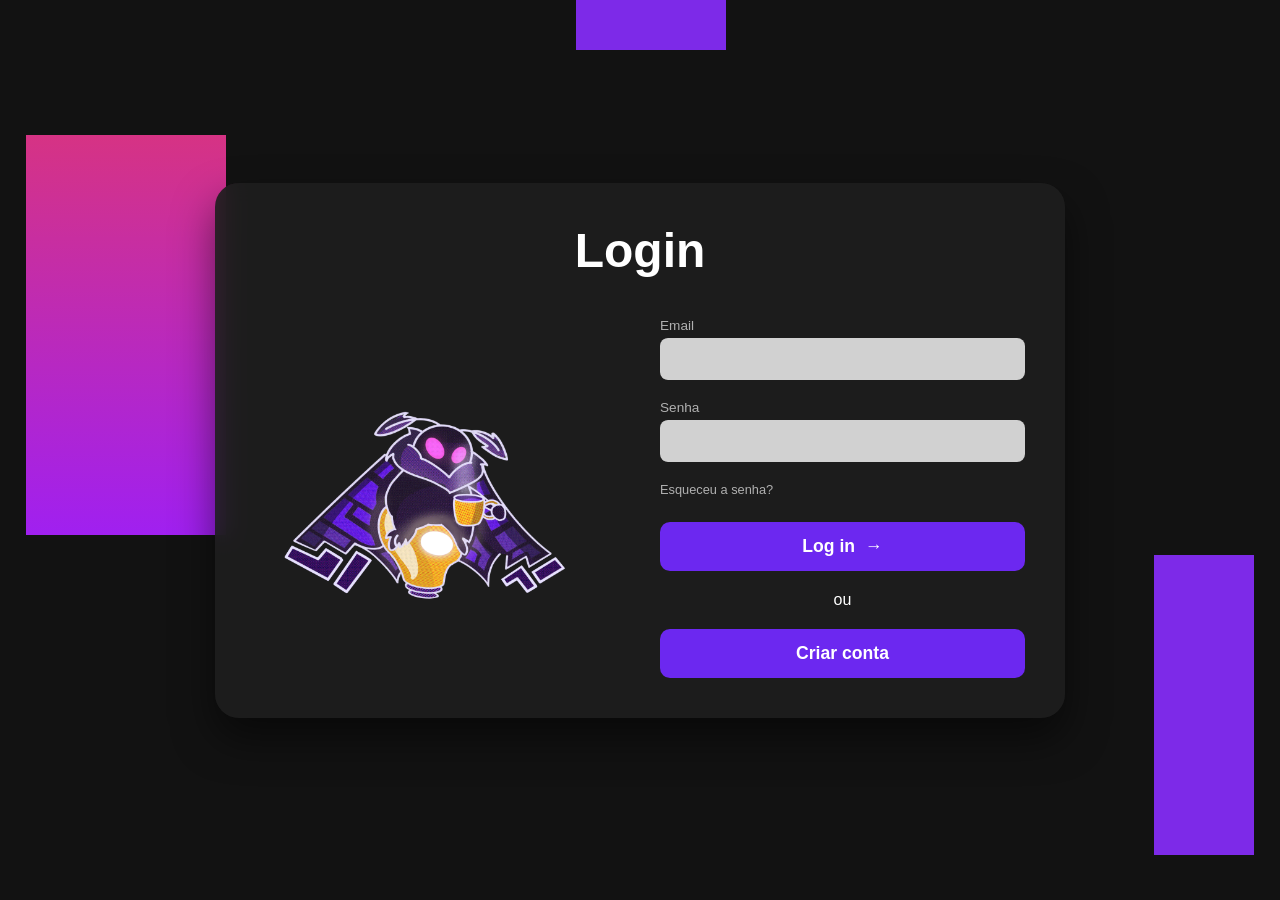
<file: index.html>
<!DOCTYPE html>
<html lang="pt-br">
<head>
    <meta charset="UTF-8">
    <meta name="viewport" content="width=device-width, initial-scale=1.0">
    <link rel="stylesheet" href="style.css">
    <title>Login</title>
</head>
<body>
    <div class="bg-shape shape-1"></div>
    <div class="bg-shape shape-2"></div>
    <div class="bg-shape shape-3"></div>

    <main class="login-container">
        <h1 class="title">Login</h1>
        
        <div class="content">
            <div class="illustration">
                <img src="img/bitCafé.png" alt="Ilustração da Bit">
            </div>

            <form class="login-form">
                <div class="input-group">
                    <label for="email">Email</label>
                    <input type="email" id="email" name="email">
                </div>

                <div class="input-group">
                    <label for="password">Senha</label>
                    <input type="password" id="password" name="password">
                </div>

                <a href="#" class="forgot-password">Esqueceu a senha?</a>

                <button type="submit" class="btn btn-primary">
                    Log in <span>&rarr;</span>
                </button>

                <p class="separator">ou</p>

                <button type="button" class="btn btn-secondary">
                    Criar conta
                </button>
            </form>
        </div>
    </main>
</body>
</html>
</file>
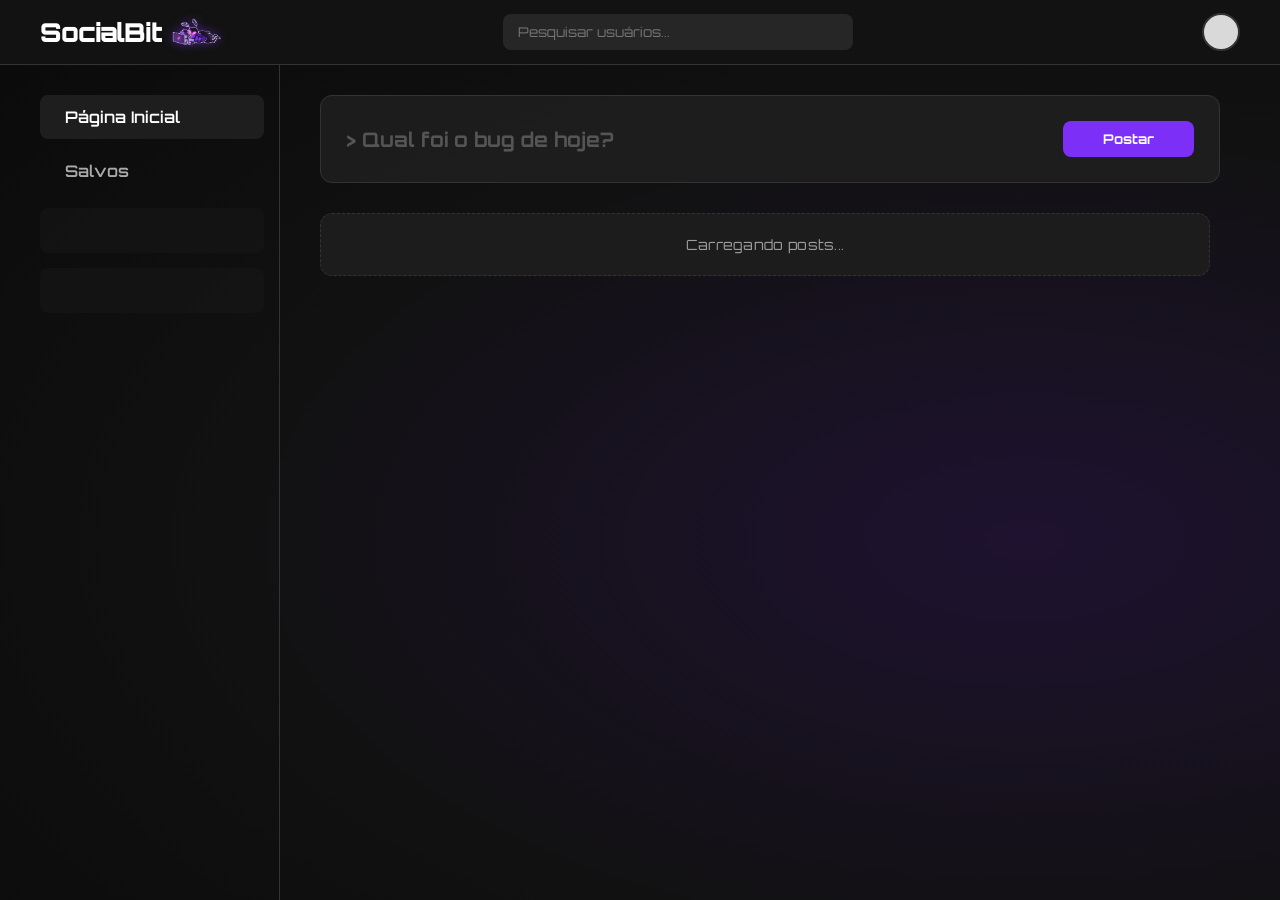
<file: public/home/index.html>
<!DOCTYPE html>
<html lang="pt-BR">
<head>
    <meta charset="UTF-8">
    <meta name="viewport" content="width=device-width, initial-scale=1.0">
    <title>SocialBit - Home</title>
    <link rel="stylesheet" href="style.css">
</head>
<body class="dark-theme">

    <header class="app-header">
        <div class="header-container">
            <a href="index.html" class="logo-section logo-link">
                <span class="logo-text">SocialBit</span>
                <img src="../img/bitCodando.png" alt="Bug BitSocial" class="logo-icon-img">
            </a>
            <div class="search-section">
                <input type="text" placeholder="Pesquisar usuários..." class="search-bar" id="main-search">
                <div class="search-results" id="search-results"></div>
            </div>

            <div class="user-menu-wrapper">
                <div class="header-user-avatar" id="header-avatar"></div>

                <div id="user-dropdown" class="dropdown-menu">
                    <a href="../perfil/perfil.html" class="dropdown-item">Acessar Perfil</a>
                    <button id="btn-logout-trigger" class="dropdown-item logout-style">Sair</button>
                </div>
            </div>
        </div>
    </header>

    <main class="main-content">
        <div class="home-grid">
            
            <nav class="nav-sidebar">
                <div class="nav-item active" data-target="home">
                    <span class="nav-icon"></span> Página Inicial
                </div>
                <div class="nav-item" data-target="saved">
                    <span class="nav-icon"></span> Salvos
                </div>
                <div class="nav-placeholder"></div>
                <div class="nav-placeholder"></div>
            </nav>

            <section class="feed-section">
                <div class="create-post-card" id="create-post-card">
                    <div class="create-post-top">
                        <h2 class="post-prompt">> Qual foi o bug de hoje?</h2>
                        <button class="btn-postar" id="btn-toggle-post" type="button">Postar</button>
                    </div>

                    <form class="post-composer is-hidden" id="post-composer-form">
                        <textarea
                            id="post-content"
                            class="composer-input"
                            maxlength="500"
                            placeholder="Compartilhe seu bug, dica ou duvida com a comunidade..."
                        ></textarea>

                        <div class="composer-actions">
                            <span class="composer-counter" id="post-counter">0/500</span>
                            <button class="btn-cancel-post" id="btn-cancel-post" type="button">Cancelar</button>
                            <button class="btn-send-post" id="btn-send-post" type="submit">Publicar</button>
                        </div>
                    </form>
                </div>

                <div class="feed-scroll" id="feed-scroll">
                    <p class="feed-loading">Carregando posts...</p>
                </div>
            </section>
        </div>
    </main>

    <div id="logout-modal" class="modal-overlay">
        <div class="modal-content">
            <h3>Deseja mesmo sair?</h3>
            <p>Você precisará fazer login novamente para postar e votar.</p>
            <div class="modal-actions">
                <button id="confirm-logout" class="btn-confirm">Sim, Sair</button>
                <button id="cancel-logout" class="btn-cancel">Cancelar</button>
            </div>
        </div>
    </div>

    <script src="script.js"></script>
</body>
</html>
</file>
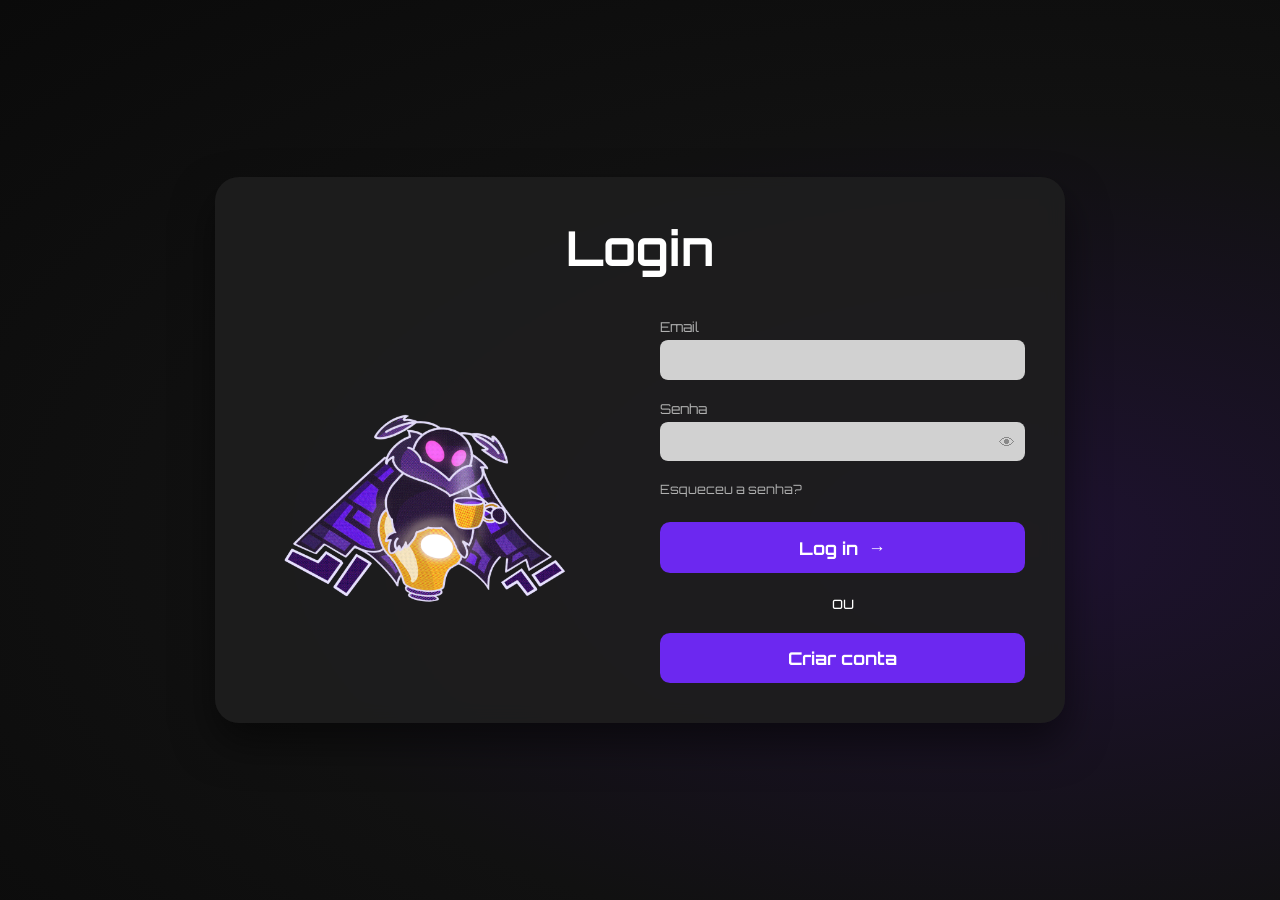
<file: public/Login/index.html>
<!doctype html>
<html lang="pt-br">
  <head>
    <meta charset="UTF-8" />
    <meta name="viewport" content="width=device-width, initial-scale=1.0" />
    <link rel="stylesheet" href="style.css" />
    <title>Login</title>
  </head>
  <body>
    <div class="bg-shape shape-1"></div>
    <div class="bg-shape shape-2"></div>
    <div class="bg-shape shape-3"></div>

    <main class="login-container">
        <h1 class="title">Login</h1>
        
        <div class="content">
            <div class="illustration">
                <img src="/public/img/bitCafé.png" alt="Ilustração da Bit">
            </div>

        <form class="login-form">
          <div class="input-group">
            <label for="email">Email</label>
            <input type="email" id="email" name="email" />
          </div>

          <div class="input-group">
            <label for="password">Senha</label>

            <div class="password-field">
              <input
                type="password"
                id="password"
                name="password"
                pattern="^(?=.*[a-z])(?=.*[A-Z])(?=.*\d)(?=.*[@$!%*?&])[A-Za-z\d@$!%*?&]{8,}$"
                title="Mínimo 8 caracteres, com letra maiúscula, minúscula, número e símbolo."
              />

              <button type="button" onclick="togglePassword()">👁</button>
            </div>
          </div>

          <a href="#" class="forgot-password">Esqueceu a senha?</a>

          <button type="submit" class="btn btn-primary">
            Log in <span>&rarr;</span>
          </button>

          <p class="separator">ou</p>

          <button type="button" class="btn btn-secondary">Criar conta</button>
        </form>
      </div>
    </main>
    <script src="script.js"></script>
  </body>
</html>
</file>
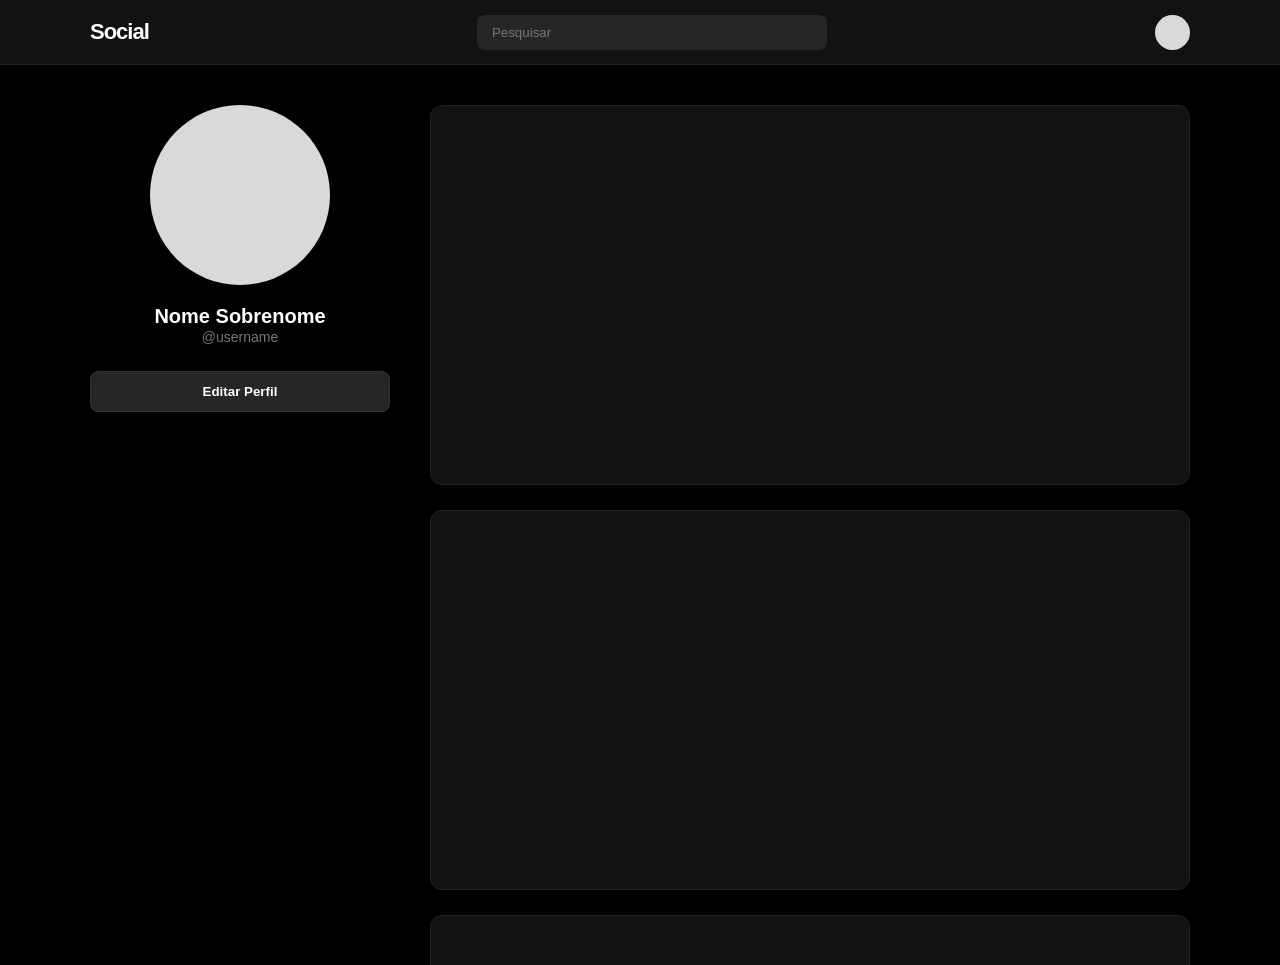
<file: perfil/perfil.html>
<!DOCTYPE html>
<html lang="pt-BR">
<head>
    <meta charset="UTF-8">
    <meta name="viewport" content="width=device-width, initial-scale=1.0">
    <title>Social - Perfil</title>
    <link rel="stylesheet" href="style.css">
</head>
<body class="dark-theme">

    <header class="app-header">
        <div class="header-container">
            <div class="logo-section">
                <span class="logo-text">Social</span>
                <div class="logo-icon"></div>
            </div>
            
            <div class="search-section">
                <input type="text" placeholder="Pesquisar" class="search-bar">
            </div>

            <div class="user-section">
                <div class="header-user-avatar"></div>
            </div>
        </div>
    </header>

    <main class="main-content">
        <div class="profile-grid">
            
            <aside class="sidebar">
                <div class="sticky-wrapper">
                    <div class="profile-avatar-big" id="avatar-display">
                        <div class="avatar-overlay">Alterar Foto</div>
                    </div>
                    
                    <input type="file" id="profile-upload" accept="image/*" style="display: none;">
                    
                    <div class="user-details">
                        <h1 class="display-name">Nome Sobrenome</h1>
                        <span class="user-handle">@username</span>
                    </div>

                    <button class="btn-edit" id="btn-edit-mode">Editar Perfil</button>
                </div>
            </aside>

            <section class="feed">
                <article class="post-card"></article>
                <article class="post-card"></article>
                <article class="post-card"></article>
                <article class="post-card"></article>
                <article class="post-card"></article>
            </section>

        </div>
    </main>

    <script src="script.js"></script>
</body>
</html>
</file>
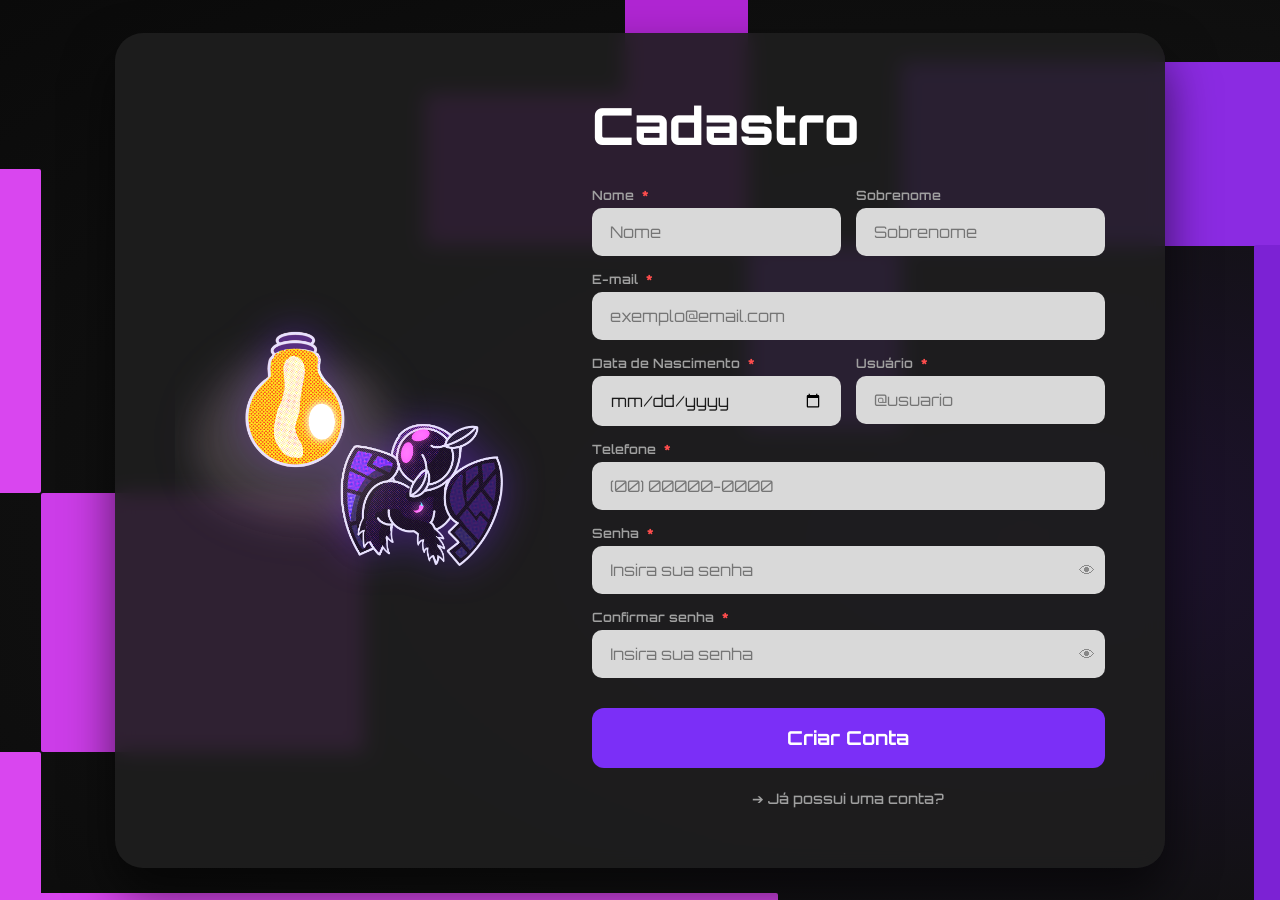
<file: public/Cadastro/cadastro.html>
<!doctype html>
<html lang="pt-br">
  <head>
    <meta charset="UTF-8" />
    <meta name="viewport" content="width=device-width, initial-scale=1.0" />
    <title>Cadastro</title>
    <link rel="stylesheet" href="style.css" />
  </head>
  <body>
    <div id="notification-container"></div>

    <div class="bg-geo">
      <div class="b b1"></div>
      <div class="b b2"></div>
      <div class="b b3"></div>
      <div class="b b4"></div>
      <div class="b b5"></div>
      <div class="b b6"></div>
      <div class="b b7"></div>
      <div class="b b8"></div>
      <div class="b b9"></div>
    </div>

    <div class="registration-card">
      <div class="illustrations-side">
        <img src="../img/bitLampada.png" alt="bit" class="img-character" />
      </div>

      <div class="form-side">
        <h1>Cadastro</h1>

        <form id="form-cadastro" novalidate>
          <div class="form-grid">
            <div class="input-group">
              <label for="nome">Nome</label>
              <input
                type="text"
                id="nome"
                minlength="2"
                maxlength="15"
                pattern="[A-Za-zÀ-ÿ\s]+"
                title="Use apenas letras"
                required
                placeholder="Nome"
              />
            </div>

            <div class="input-group">
              <label for="sobrenome">Sobrenome</label>
              <input
                type="text"
                id="sobrenome"
                minlength="2"
                maxlength="20"
                pattern="[A-Za-zÀ-ÿ\s]+"
                title="Use apenas letras"
                placeholder="Sobrenome"
              />
            </div>

            <div class="input-group full-width">
              <label for="email">E-mail</label>
              <input
                type="email"
                id="email"
                required
                placeholder="exemplo@email.com"
              />
            </div>

            <div class="input-group">
              <label for="dt-nasc">Data de Nascimento</label>
              <input type="date" id="dt-nasc" required />
            </div>

            <div class="input-group">
              <label for="usuario">Usuário</label>
              <input
                type="text"
                id="usuario"
                minlength="4"
                maxlength="26"
                pattern="^@[a-zA-Z0-9_]{4,26}$"
                title="Comece com @ e use de 3 a 25 caracteres"
                placeholder="@usuario"
                required
              />
            </div>

            <div class="input-group full-width">
              <label for="telefone">Telefone</label>
              <input
                type="tel"
                id="telefone"
                maxlength="15"
                placeholder="(00) 00000-0000"
                required
              />
            </div>

            <div class="full-width senha-wrapper">
              <div class="input-group">
                <label for="senha">Senha</label>
                <div class="password-field">
                  <input type="password" id="senha" required placeholder="Insira sua senha" />
                  <button type="button" onclick="togglePassword('senha', this)">
                    👁
                  </button>
                </div>
              </div>

              <div class="regras-div">
                <div class="regras-validacao" id="regras-validacao">
                  <ul class="password-checklist" id="password-checklist">
                    <li id="rule-len">Mínimo 8 caracteres</li>
                    <li id="rule-upper">Letra maiúscula</li>
                    <li id="rule-lower">Letra minúscula</li>
                    <li id="rule-num">Número</li>
                    <li id="rule-symbol">Símbolo (@$!%*?&)</li>
                  </ul>
                </div>
              </div>
            </div>

            <div class="input-group full-width">
              <label for="senha-confirmar">Confirmar senha</label>
              <div class="password-field">
                <input
                  type="password"
                  id="senha-confirmar"
                  required
                  placeholder="Insira sua senha"
                />
                <button
                  type="button"
                  onclick="togglePassword('senha-confirmar', this)"
                >
                  👁
                </button>
              </div>

              <button type="submit" class="btn-submit">Criar Conta</button>

              <div class="login-link">
                <a href="../Login/login.html">➔ Já possui uma conta?</a>
              </div>
            </div>
          </div>
        </form>
      </div>
    </div>

    <script src="script.js"></script>
  </body>
</html>
</file>
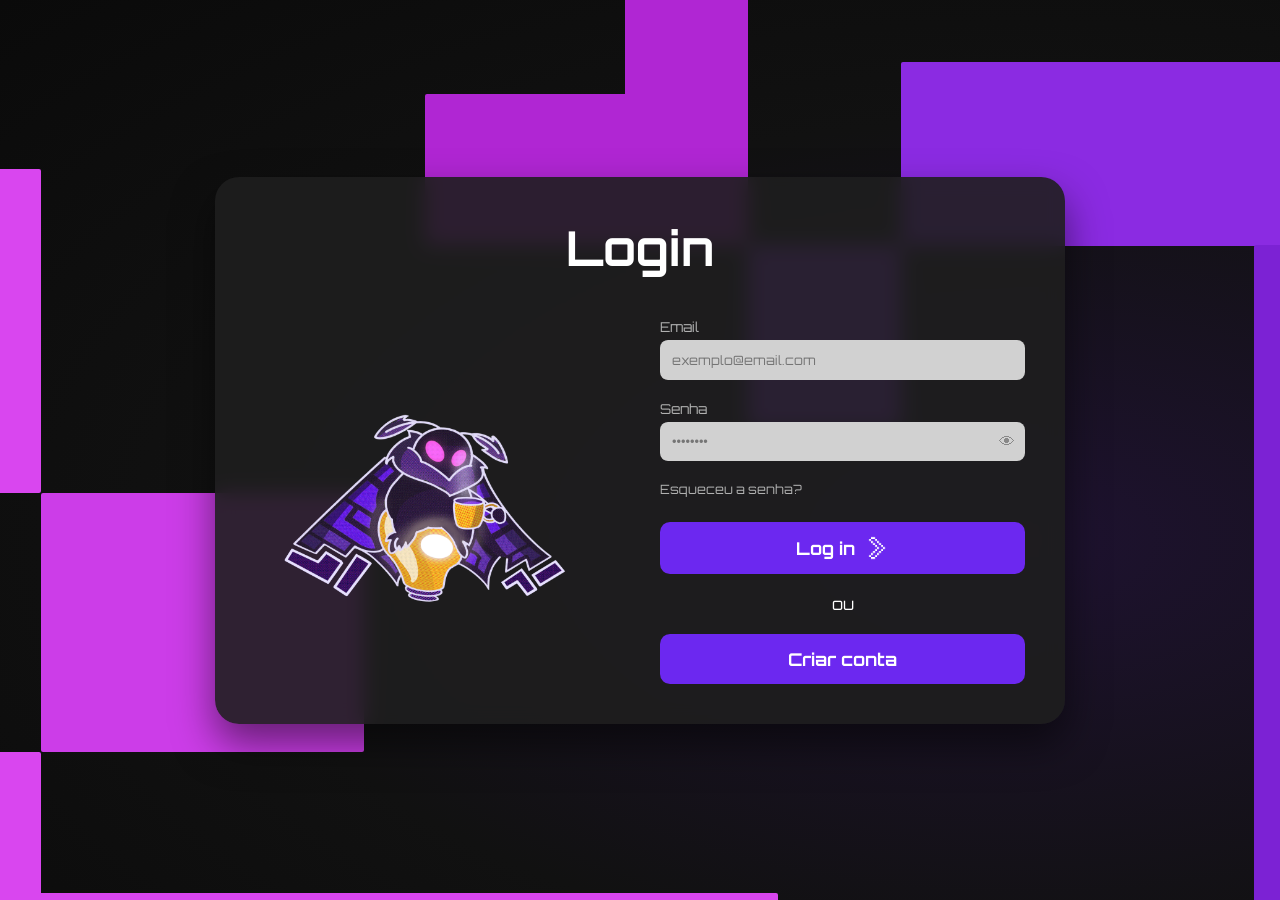
<file: public/Login/login.html>
<!doctype html>
<html lang="pt-br">
  <head>
    <meta charset="UTF-8" />
    <meta name="viewport" content="width=device-width, initial-scale=1.0" />
    <link rel="stylesheet" href="style.css" />
    <title>Login</title>
  </head>
  <body>
    <div id="notification-container"></div>

    <!-- <div class="bg-shape shape-1"></div>
                    <div class="bg-shape shape-2"></div>
                    <div class="bg-shape shape-3"></div> -->
    <div class="bg-geo">
      <div class="b b1"></div>
      <div class="b b2"></div>
      <div class="b b3"></div>
      <div class="b b4"></div>
      <div class="b b5"></div>
      <div class="b b6"></div>
      <div class="b b7"></div>
      <div class="b b8"></div>
      <div class="b b9"></div>
    </div>

    <main class="login-container">
      <h1 class="title">Login</h1>

      <div class="content">
        <div class="illustration">
          <img src="/public/img/bitCafé.png" alt="Ilustração da Bit" />
        </div>

        <form class="login-form">
          <div class="input-group">
            <label for="email">Email</label>
            <input
              type="email"
              id="email"
              name="email"
              placeholder="exemplo@email.com"
            />
          </div>

          <div class="input-group">
            <label for="password">Senha</label>

            <div class="password-field">
              <input type="password" id="password" name="password" placeholder="••••••••"
              />

              <button type="button" onclick="togglePassword(event)" tabindex="-1">👁</button>
            </div>
          </div>

          <a href="#" class="forgot-password">Esqueceu a senha?</a>

          <button type="submit" class="btn btn-primary">
            Log in
            <img src="../img/pixelarrow.png" alt="seta" class="btn-arrow" />
          </button>

          <p class="separator">ou</p>

          <a href="../Cadastro/cadastro.html">
            <button type="button" class="btn btn-secondary">Criar conta</button>
          </a>
        </form>
      </div>
    </main>
    <script src="script.js"></script>
  </body>
</html>
</file>
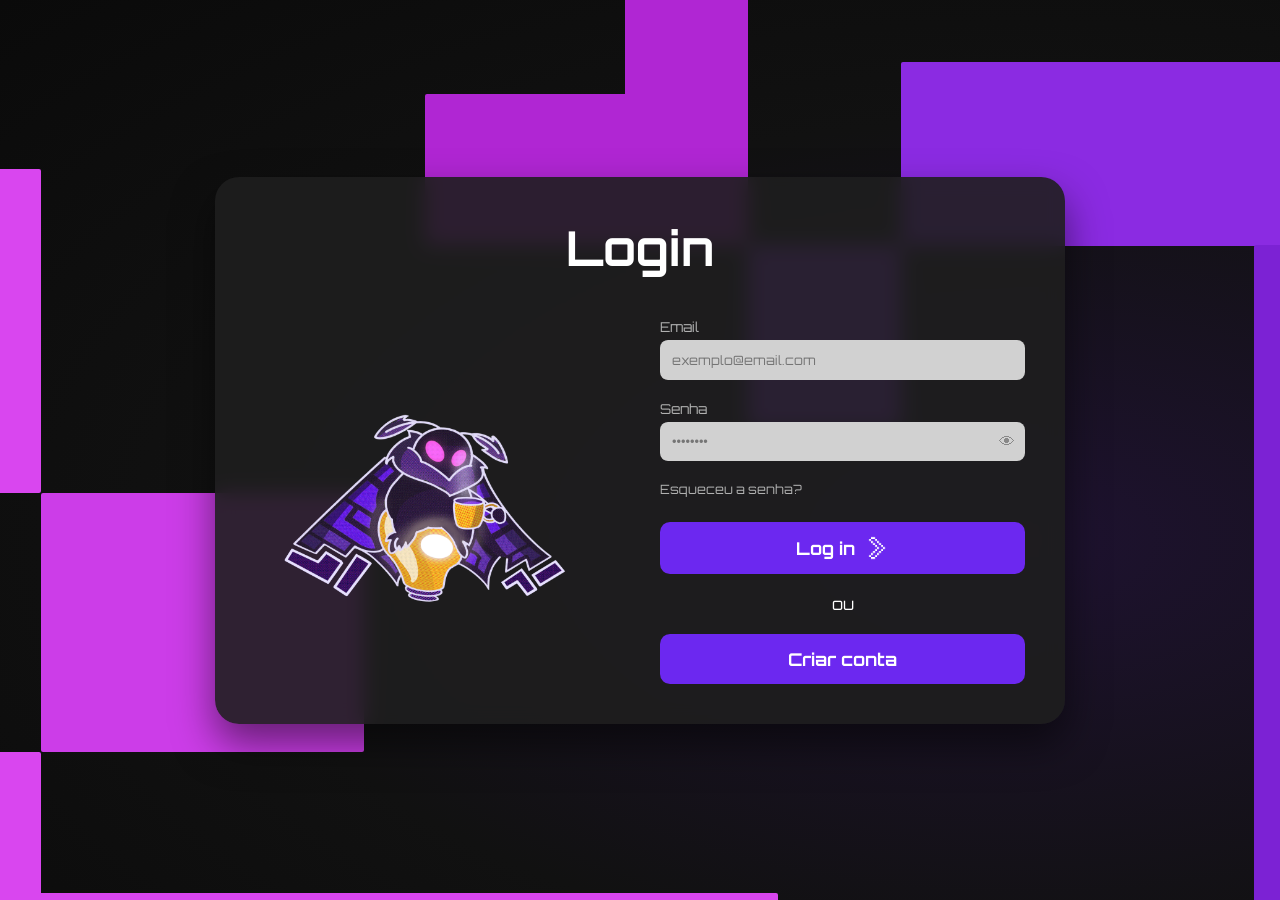
<file: public/perfil/perfil.html>
<!DOCTYPE html>
<html lang="pt-BR">
<head>
    <meta charset="UTF-8">
    <meta name="viewport" content="width=device-width, initial-scale=1.0">
    <title>SocialBit - Perfil</title>
    <link rel="stylesheet" href="style.css?v=20260419b">
</head>
<body class="dark-theme">

    <div id="notification-container"></div>

    <header class="app-header">
        <div class="header-container">
            <a href="../home/index.html" class="logo-section logo-link">
                <span class="logo-text">SocialBit</span>
                <img src="../img/bitCodando.png" alt="Logo SocialBit" class="logo-icon-img">
            </a>
            
            <div class="search-section">
                <input type="text" placeholder="Pesquisar usuários..." class="search-bar" id="search-bar">
                <div id="search-results" class="search-results"></div>
            </div>

            <div class="user-menu-wrapper">
                <div class="header-user-avatar" id="header-avatar"></div>
                
                <div id="user-dropdown" class="dropdown-menu">
                    <a href="perfil.html" class="dropdown-item">Acessar Perfil</a>
                    <button id="btn-logout-trigger" class="dropdown-item logout-style">Sair</button>
                </div>
            </div>
        </div>
    </header>

    <main class="main-content">
        <div class="profile-container">
            <section class="profile-card">
                <div class="profile-main-info">
                    <div class="avatar-wrapper" id="avatar-wrapper">
                        <div class="profile-avatar-large" id="display-avatar"></div>
                        <div class="avatar-overlay" id="avatar-overlay">Trocar Foto</div>
                    </div>
                    
                    <div id="view-mode" class="info-text-section">
                        <h1 id="display-nome-completo">Carregando...</h1>
                        <p id="display-username">@usuario</p>
                        <div class="bio-box">
                            <p id="display-bio">> Olá! Bem-vindo ao meu SocialBit.</p>
                        </div>
                        <div class="extra-info">
                            <span id="display-telefone" class="info-item"></span>
                            <span id="display-dtNasc" class="info-item"></span>
                        </div>
                        <button id="btn-edit-perfil" class="btn-primary" style="display: none;">Editar Perfil</button>
                    </div>

                    <div id="edit-mode" class="info-edit-section" style="display: none;">
                        <h2 class="edit-title">Atualizar Perfil</h2>
                        <div class="input-group">
                            <div class="input-wrapper">
                                <label>Nome</label>
                                <input type="text" id="edit-nome" maxlength="50">
                            </div>
                            <div class="input-wrapper">
                                <label>Sobrenome</label>
                                <input type="text" id="edit-sobrenome" maxlength="50">
                            </div>
                        </div>
                        <div class="input-group">
                            <div class="input-wrapper">
                                <label>Telefone</label>
                                <input type="text" id="edit-telefone" placeholder="(00) 00000-0000">
                            </div>
                            <div class="input-wrapper">
                                <label>Data de Nascimento</label>
                                <input type="date" id="edit-dtNasc">
                            </div>
                        </div>
                        <div class="input-wrapper">
                            <label>Biografia (Máx. 255 caracteres)</label>
                            <textarea id="edit-bio" maxlength="255"></textarea>
                        </div>
                        <div class="edit-actions">
                            <button id="btn-save-perfil" class="btn-save">Salvar Alterações</button>
                            <button id="btn-cancel-edit" class="btn-cancel">Cancelar</button>
                            <button type="button" id="delete-account-btn" class="btn-danger">Excluir Minha Conta</button>
                        </div>
                    </div>
                </div>
            </section>
        </div>
    </main>

    <div id="delete-modal" class="modal-overlay" style="display: none;">
    <div class="modal-content">
        <h3 class="error-text">⚠️ Excluir Conta?</h3>
        <p>Essa ação é definitiva e apagará todos os seus dados.</p>
        <div class="modal-actions">
            <button type="button" id="confirm-delete" class="btn-confirm-danger">Sim, Excluir</button>
            <button id="cancel-delete" class="btn-cancel">Cancelar</button>
        </div>
    </div>
    </div>

    <div id="logout-modal" class="modal-overlay" style="display: none;">
        <div class="modal-content">
            <h3>Deseja mesmo sair?</h3>
            <p>Você precisará fazer login novamente para postar e votar.</p>
            <div class="modal-actions">
                <button id="confirm-logout" class="btn-confirm">Sim, Sair</button>
                <button id="cancel-logout" class="btn-cancel">Cancelar</button>
            </div>
        </div>
    </div>

    <input type="file" id="file-input" accept="image/*" style="display: none;">
    <script src="script.js"></script>
</body>
</html>
</file>
<file: style.css>
* {
    margin: 0;
    padding: 0;
    box-sizing: border-box;
    font-family: 'Segoe UI', Tahoma, Geneva, Verdana, sans-serif;
}

body {
    background-color: #121212;
    height: 100vh;
    display: flex;
    align-items: center;
    justify-content: center;
    overflow: hidden;
    position: relative;
}

/* Formas de fundo */
.bg-shape {
    position: absolute;
    z-index: -1;
}

.shape-1 {
    width: 200px;
    height: 400px;
    background: linear-gradient(to bottom, #d63384, #a020f0);
    left: 2%;
    top: 15%;
}

.shape-2 {
    width: 100px;
    height: 300px;
    background: #7d2ae8;
    right: 2%;
    bottom: 5%;
}

.shape-3 {
    width: 150px;
    height: 50px;
    background: #7d2ae8;
    top: 0;
    left: 45%;
}

/* Card de Login */
.login-container {
    background-color: rgba(30, 30, 30, 0.9);
    backdrop-filter: blur(10px);
    padding: 40px;
    border-radius: 24px;
    width: 90%;
    max-width: 850px;
    box-shadow: 0 20px 40px rgba(0, 0, 0, 0.5);
}

.title {
    color: white;
    text-align: center;
    font-size: 3rem;
    margin-bottom: 40px;
    font-weight: bold;
}

.content {
    display: flex;
    align-items: center;
    justify-content: space-between;
    gap: 40px;
}

/* Lado da Imagem */
.illustration {
    flex: 1;
    display: flex;
    justify-content: center;
}

.illustration img {
    max-width: 100%;
    height: auto;
}

/* Lado do Formulário */
.login-form {
    flex: 1;
    display: flex;
    flex-direction: column;
}

.input-group {
    margin-bottom: 20px;
}

.input-group label {
    display: block;
    color: #b0b0b0;
    font-size: 0.85rem;
    margin-bottom: 5px;
}

.input-group input {
    width: 100%;
    padding: 12px;
    border-radius: 8px;
    border: none;
    background-color: #d1d1d1;
    font-size: 1rem;
    outline: none;
}

.forgot-password {
    color: #b0b0b0;
    text-decoration: none;
    font-size: 0.8rem;
    margin-bottom: 25px;
    transition: color 0.3s;
}

.forgot-password:hover {
    color: white;
}

.btn {
    padding: 14px;
    border-radius: 10px;
    border: none;
    font-weight: bold;
    font-size: 1.1rem;
    cursor: pointer;
    transition: transform 0.2s, background-color 0.3s;
    color: white;
}

.btn-primary {
    background-color: #6c28f0;
    display: flex;
    justify-content: center;
    align-items: center;
    gap: 10px;
}

.btn-secondary {
    background-color: #6c28f0;
}

.btn:hover {
    transform: translateY(-2px);
    background-color: #5a1ecf;
}

.separator {
    color: white;
    text-align: center;
    margin: 20px 0;
    font-size: 1rem;
}

/* Responsividade Básica */
@media (max-width: 768px) {
    .content {
        flex-direction: column;
    }
    .title {
        font-size: 2rem;
    }
}
</file>
<file: public/home/style.css>
/* 1. Importação da Fonte Orbitron e Reset de Base */
@import url("https://fonts.googleapis.com/css2?family=Orbitron:wght@400..900&display=swap");

:root {
  --bg-color: #0d0d0d;
  --card-bg: #1e1e1ee6;
  --input-bg: #262626;
  --accent-purple: #7b2ff7;
  --text-white: #ffffff;
  --text-label: #a0a0a0;
  --border-color: #333; /* Cor das bordas finas */
  --upvote-color: #ff4d4d; /* Vermelho para Upvote */
  --downvote-color: #7b2ff7; /* Roxo para Downvote */
    --error-red: #ff4d4d;
}

/* 2. Configurações Base do Projeto */
* {
    margin: 0;
    padding: 0;
    box-sizing: border-box;
    font-family: "Orbitron", sans-serif; /* Identidade SocialBit */
}

body.dark-theme {
    /* Fundo radial geométrico padronizado */
    background: radial-gradient(ellipse at 80% 60%, #1e1230 0%, #111 55%, #0a0a0a 100%);
    color: var(--text-white);
    height: 100vh;
    min-height: 100dvh;
    display: flex;
    flex-direction: column;
    overflow: hidden;
}

/* Acessibilidade de toque */
button,
.nav-item,
.search-result-item,
.post-menu-trigger,
.post-menu-item,
.post-action-btn {
    touch-action: manipulation;
    -webkit-tap-highlight-color: rgba(123, 47, 247, 0.2);
}

@media (pointer: coarse) {
    .search-bar,
    .nav-item,
    .search-result-item,
    .post-menu-item,
    .btn-postar,
    .btn-cancel-post,
    .btn-send-post {
        min-height: 44px;
    }

    .post-menu-trigger,
    .post-action-btn {
        min-width: 44px;
        min-height: 44px;
    }
}

/* --- CABEÇALHO --- */
.app-header {
    background-color: #121212;
    border-bottom: 1px solid var(--border-color);
    padding: 0 20px;
    height: 65px;
    display: flex;
    align-items: center;
    flex-shrink: 0;
}

.header-container {
    width: 100%;
    max-width: 1200px;
    margin: 0 auto;
    display: flex;
    justify-content: space-between;
    align-items: center;
    gap: 14px;
    min-width: 0;
}

.logo-section { 
    display: flex; 
    align-items: center; 
    gap: 8px; 
    text-decoration: none; 
    min-width: 0;
}

.user-menu-wrapper {
    display: inline-flex;
    flex: 0 0 auto;
    position: relative;
    justify-content: flex-end;
}

.logo-text { 
    font-size: 26px; 
    font-weight: 900; 
    color: #fff; 
    letter-spacing: -1px; 
    white-space: nowrap;
}

.logo-icon-img { 
    height: 38px; 
    width: auto; 
    filter: drop-shadow(0 0 5px rgba(123, 47, 247, 0.5)); 
}

.search-bar {
    background-color: var(--input-bg);
    border: none;
    border-radius: 8px;
    padding: 10px 15px;
    color: #fff;
    width: min(350px, 100%);
    outline: none;
}

.search-section {
    position: relative;
    flex: 1;
    max-width: 420px;
    min-width: 0;
}

.search-results {
    position: absolute;
    top: calc(100% + 8px);
    left: 0;
    width: 100%;
    max-height: 290px;
    overflow-y: auto;
    display: none;
    flex-direction: column;
    background: #090909;
    border: 1px solid #2e2e2e;
    border-radius: 12px;
    box-shadow: 0 14px 28px rgba(0, 0, 0, 0.35);
    z-index: 15;
}

.search-results.is-visible {
    display: flex;
}

.search-result-item {
    width: 100%;
    background: transparent;
    border: none;
    color: #e3e3e3;
    text-align: left;
    padding: 12px 14px;
    border-bottom: 1px solid #1c1c1c;
    cursor: pointer;
    display: flex;
    flex-direction: column;
    gap: 3px;
}

.search-result-item:last-child {
    border-bottom: none;
}

.search-result-item:hover {
    background: #151515;
}

.search-result-username {
    font-weight: 700;
    color: #ffffff;
}

.search-result-name {
    font-size: 12px;
    color: #9f9f9f;
    font-family: sans-serif;
}

.search-result-empty {
    padding: 12px 14px;
    color: #9f9f9f;
    font-size: 13px;
}

/* Alinhamento do Avatar no Cabeçalho */
.header-user-avatar { 
    width: 38px; 
    height: 38px; 
    background-color: #D9D9D9; 
    border-radius: 50%; 
    background-size: cover; 
    background-position: center;
    border: 2px solid var(--border-color); /* Bordas do avatar */
    cursor: pointer;
}

.dropdown-menu {
    position: absolute;
    top: 52px;
    right: 0;
    background-color: #181818;
    border: 2px solid var(--accent-purple);
    border-radius: 10px;
    width: 200px;
    display: none;
    flex-direction: column;
    overflow: hidden;
    box-shadow: 0 10px 25px rgba(0,0,0,0.8);
    z-index: 2000;
}

.dropdown-item {
    padding: 15px 20px;
    color: #ffffff;
    text-decoration: none;
    font-size: 14px;
    font-weight: 700;
    background: none;
    border: none;
    text-align: left;
    cursor: pointer;
    transition: 0.2s;
}

.dropdown-item:hover { background-color: var(--accent-purple); }
.dropdown-item.logout-style { border-top: 1px solid #333; color: var(--error-red); }
.dropdown-item.logout-style:hover { background-color: var(--error-red); color: white; }

.modal-overlay {
    position: fixed;
    top: 0;
    left: 0;
    width: 100%;
    height: 100%;
    background-color: rgba(0, 0, 0, 0.85);
    display: none;
    justify-content: center;
    align-items: center;
    z-index: 3000;
    backdrop-filter: blur(5px);
}

.modal-content {
    background-color: #1e1e1e;
    border: 2px solid var(--accent-purple);
    padding: 40px;
    border-radius: 20px;
    text-align: center;
    max-width: 400px;
    width: 90%;
    animation: modalPop 0.3s cubic-bezier(0.175, 0.885, 0.32, 1.275);
}

@keyframes modalPop {
    from { transform: scale(0.8); opacity: 0; }
    to { transform: scale(1); opacity: 1; }
}

.modal-content h3 { font-size: 24px; margin-bottom: 15px; color: var(--accent-purple); }
.modal-content p { color: #aaa; margin-bottom: 30px; font-size: 14px; }
.modal-actions { display: flex; gap: 15px; justify-content: center; }
.btn-confirm { background-color: var(--error-red); color: white; border: none; padding: 12px 25px; border-radius: 8px; font-weight: 700; cursor: pointer; }
.btn-cancel { background-color: #444; color: white; border: none; padding: 12px 25px; border-radius: 8px; font-weight: 700; cursor: pointer; }

/* --- GRID DA HOME --- */
.main-content { 
    flex-grow: 1; 
    width: 100%; 
    max-width: 1200px; 
    margin: 0 auto; 
    height: 100%; 
    min-height: 0;
    overflow-x: hidden;
}

.home-grid { 
    display: grid; 
    grid-template-columns: minmax(180px, 240px) minmax(0, 1fr); /* Sidebar estreita e Feed largo */
    gap: 20px; 
    height: 100%; 
    min-height: 0;
}

/* --- SIDEBAR DE NAVEGAÇÃO --- */
.nav-sidebar { 
    padding-top: 30px; 
    border-right: 1px solid var(--border-color); /* Borda lateral */
    display: flex; 
    flex-direction: column; 
    gap: 10px; 
    padding-right: 15px; 
    min-width: 0;
}

.nav-item { 
    padding: 12px 15px; 
    border-radius: 8px; 
    cursor: pointer; 
    display: flex; 
    align-items: center; 
    gap: 10px; 
    font-weight: 600; 
    color: #aaa; 
    transition: 0.2s; 
}

.nav-item.active { 
    background-color: #1e1e1e; /* Fundo do item ativo */
    color: #fff; 
}

.nav-item:hover { 
    background-color: #1a1a1a; 
    color: #fff; 
}

.nav-placeholder { 
    height: 45px; 
    background-color: #1e1e1e; 
    border-radius: 8px; 
    opacity: 0.3; 
    margin-top: 5px; 
}

/* --- FEED SECTION --- */
.feed-section { 
    padding: 30px 20px; 
    display: flex; 
    flex-direction: column; 
    gap: 30px; 
    overflow: hidden; 
    min-height: 0;
    min-width: 0;
}

.feed-scroll { 
    display: flex; 
    flex-direction: column; 
    gap: 25px; 
    overflow-y: auto; 
    overflow-x: hidden;
    padding-right: 10px; 
    flex: 1;
    min-height: 0;
    scrollbar-width: none; 
}

.feed-scroll::-webkit-scrollbar { display: none; }

.feed-loading,
.feed-empty {
    background-color: var(--card-bg);
    border: 1px dashed var(--border-color);
    border-radius: 12px;
    padding: 22px;
    color: #9d9d9d;
    text-align: center;
    font-size: 14px;
    letter-spacing: 0.3px;
}

/* BOX DE CRIAR POST (Restaurado) */
.create-post-card { 
    background-color: var(--card-bg); 
    border-radius: 12px; 
    padding: 25px; 
    display: flex; 
    flex-direction: column;
    gap: 14px;
    border: 1px solid var(--border-color); /* Borda fina */
}

.create-post-top {
    display: flex;
    justify-content: space-between;
    align-items: center;
    gap: 16px;
}

.post-composer {
    display: flex;
    flex-direction: column;
    gap: 10px;
}

.post-composer.is-hidden {
    display: none;
}

.composer-input {
    width: 100%;
    min-height: 120px;
    resize: vertical;
    padding: 14px;
    border-radius: 10px;
    border: 1px solid #3a3a3a;
    background: #151515;
    color: #f0f0f0;
    font-family: sans-serif;
    font-size: 14px;
    line-height: 1.45;
    outline: none;
    transition: border-color 0.2s ease, box-shadow 0.2s ease;
}

.composer-input:focus {
    border-color: var(--accent-purple);
    box-shadow: 0 0 0 2px rgba(123, 47, 247, 0.22);
}

.composer-actions {
    display: flex;
    align-items: center;
    justify-content: flex-end;
    gap: 10px;
}

.composer-counter {
    margin-right: auto;
    color: #8c8c8c;
    font-size: 12px;
    letter-spacing: 0.2px;
}

.btn-cancel-post,
.btn-send-post {
    border: 1px solid transparent;
    border-radius: 8px;
    padding: 8px 16px;
    font-weight: 700;
    cursor: pointer;
    transition: 0.2s;
}

.btn-cancel-post {
    background: #222;
    color: #d1d1d1;
    border-color: #3d3d3d;
}

.btn-cancel-post:hover {
    background: #2a2a2a;
}

.btn-send-post {
    background: var(--accent-purple);
    color: #fff;
}

.btn-send-post:hover {
    background: #6a2ee0;
}

.btn-send-post:disabled,
.btn-send-post.is-sending {
    opacity: 0.7;
    cursor: not-allowed;
}

.post-prompt { 
    font-size: 20px; 
    color: #555; 
    font-weight: 700; 
}

.btn-postar { 
    background-color: var(--accent-purple); 
    color: #fff; 
    border: none; 
    padding: 10px 40px; 
    border-radius: 8px; 
    font-weight: 700; 
    cursor: pointer; 
    transition: 0.2s; 
}

.btn-postar:hover { 
    background-color: #6a2ee0; 
    transform: translateY(-2px); 
}

.btn-postar.is-disabled {
    opacity: 0.6;
}

/* --- CARDS DE POST (Restaurados e Padronizados) --- */
.post-card { 
    background-color: var(--card-bg); /* Fundo do card */
    border-radius: 12px; 
    padding: 20px; 
    display: flex; 
    flex-direction: column; 
    gap: 15px; 
    border: 1px solid var(--border-color); /* Borda fina */
    min-width: 0;
    max-width: 100%;
}

.post-card.post-enter {
    opacity: 0;
    transform: translateY(12px);
    animation: post-enter 0.35s ease forwards;
}

.post-card.is-removing {
    animation: post-remove 0.24s ease forwards;
}

.post-header { 
    display: flex; 
    justify-content: space-between;
    align-items: center; 
    gap: 12px; 
}

.post-header-actions {
    display: flex;
    align-items: center;
    gap: 8px;
    margin-left: auto;
}

.post-menu-wrapper {
    position: relative;
}

.post-menu-trigger {
    width: 36px;
    height: 36px;
    border-radius: 50%;
    border: 1px solid #343434;
    background: #151515;
    color: #d4d4d4;
    font-size: 18px;
    line-height: 1;
    cursor: pointer;
    display: grid;
    place-items: center;
    transition: border-color 0.2s ease, background-color 0.2s ease;
}

.post-menu-trigger:hover {
    border-color: #5a5a5a;
    background: #202020;
}

.post-menu-content {
    position: absolute;
    top: calc(100% + 10px);
    right: 0;
    min-width: 210px;
    max-width: calc(100vw - 24px);
    display: none;
    flex-direction: column;
    gap: 3px;
    padding: 10px;
    border-radius: 14px;
    border: 1px solid #343434;
    background: #050505;
    box-shadow: 0 16px 30px rgba(0, 0, 0, 0.42), 0 0 0 1px rgba(255, 255, 255, 0.04) inset;
    z-index: 8;
}

.post-menu-wrapper.open .post-menu-content {
    display: flex;
}

.post-menu-item {
    width: 100%;
    border: 1px solid transparent;
    border-radius: 10px;
    background: transparent;
    color: #dfdfdf;
    display: flex;
    align-items: center;
    gap: 10px;
    text-align: left;
    padding: 10px 12px;
    font-weight: 700;
    cursor: pointer;
    transition: background-color 0.2s ease, border-color 0.2s ease;
}

.post-menu-item:hover {
    background: #151515;
    border-color: #2d2d2d;
}

.post-menu-item.danger {
    color: #ffb4b4;
}

.post-menu-item.danger:hover {
    border-color: #5b2a2a;
    background: #200d0d;
}

.post-menu-item.danger.is-loading {
    opacity: 0.72;
    cursor: not-allowed;
}

.menu-item-icon {
    width: 18px;
    display: inline-flex;
    justify-content: center;
    opacity: 0.85;
}

.post-user-meta {
    display: flex;
    align-items: center;
    gap: 12px;
    min-width: 0;
}

.post-user-avatar { 
    width: 45px; 
    height: 45px; 
    background-color: #D9D9D9; 
    border-radius: 50%; 
    border: 2px solid var(--border-color);
    background-size: cover;
    background-position: center;
}

.post-user-name { 
    font-weight: 700; 
    font-size: 18px; 
    color: #fff; 
    overflow-wrap: anywhere;
    word-break: break-word;
}

.post-example-badge {
    display: inline-flex;
    align-items: center;
    justify-content: center;
    padding: 4px 8px;
    border-radius: 999px;
    border: 1px solid rgba(123, 47, 247, 0.45);
    background: rgba(123, 47, 247, 0.15);
    color: #d9c4ff;
    font-size: 10px;
    font-weight: 700;
    letter-spacing: 0.6px;
}

.post-content-box { 
    background-color: #1a1a1a; 
    border-radius: 12px; 
    padding: 20px; 
    min-width: 0;
    overflow: hidden;
}

.post-text { 
    font-size: clamp(12px, 1.05vw, 14px); 
    color: #ccc; 
    line-height: 1.5; 
    white-space: pre-wrap;
    overflow-wrap: anywhere;
    word-break: break-word;
    hyphens: auto;
    font-family: sans-serif; /* Texto em sans-serif para legibilidade */
}

@media (max-width: 1240px) {
    .home-grid {
        grid-template-columns: minmax(150px, 210px) minmax(0, 1fr);
        gap: 14px;
    }

    .feed-section {
        padding: 24px 14px;
    }

    .nav-item {
        padding: 10px 12px;
        font-size: 13px;
    }
}

/* --- RODAPÉ DO POST (Ordem e Alinhamento Restaurados) --- */
.post-footer { 
    display: flex; 
    justify-content: space-between;
    align-items: center; 
    padding-top: 10px; 
    border-top: 1px solid var(--border-color); /* Linha divisória fina */
}

.post-votes {
    background-color: #1e1e1e; /* Fundo escuro para os votos */
    padding: 6px 14px;
    border-radius: 10px;
    display: flex;
    align-items: center;
    gap: 12px;
    border: 1px solid var(--border-color);
}

.post-social-actions {
    display: flex;
    align-items: center;
    gap: 8px;
}

.post-action-btn {
    width: 34px;
    height: 34px;
    border-radius: 50%;
    border: 1px solid #333;
    background: #161616;
    color: #8f9ba8;
    cursor: pointer;
    display: grid;
    place-items: center;
    font-size: 17px;
    transition: transform 0.2s ease, border-color 0.2s ease, color 0.2s ease, background-color 0.2s ease;
}

.post-action-btn:hover {
    transform: translateY(-1px);
    border-color: #4a4a4a;
    color: #dde7f0;
    background: #1f1f1f;
}

.post-action-btn:disabled,
.post-action-btn.is-loading {
    opacity: 0.65;
    cursor: not-allowed;
    transform: none;
}

.share-action-btn.is-shared {
    color: #66d4ff;
    border-color: rgba(102, 212, 255, 0.55);
}

.save-flag-btn {
    font-size: 19px;
}

.save-flag-btn.is-saved {
    color: #82ebeb;
    border-color: rgba(130, 235, 235, 0.52);
    background: #102122;
}

/* --- ESTILIZAÇÃO E ANIMAÇÃO DAS SETAS --- */
@keyframes post-enter {
    to {
        opacity: 1;
        transform: translateY(0);
    }
}

@keyframes post-remove {
    to {
        opacity: 0;
        transform: translateX(24px) scale(0.98);
    }
}

@keyframes vote-pop {
    0% { transform: rotate(var(--rot)) scale(1); }
    50% { transform: rotate(var(--rot)) scale(1.4); }
    100% { transform: rotate(var(--rot)) scale(1); }
}

.animating {
    animation: vote-pop 0.3s ease-out;
}

.vote-arrow {
    width: 20px;
    height: 20px;
    background-color: #555; 
    cursor: pointer;
    transform: rotate(var(--rot));
    transition: background-color 0.3s;
    
    /* Máscara para a seta pixelada */
    mask-image: url('../img/pixelarrow.png');
    mask-size: contain;
    mask-repeat: no-repeat;
    mask-position: center;
    -webkit-mask-image: url('../img/pixelarrow.png');
    -webkit-mask-size: contain;
    -webkit-mask-repeat: no-repeat;
    -webkit-mask-position: center;
}

/* ORIENTAÇÃO VERTICAL CORRIGIDA */
.upvote {
    --rot: -90deg; /* Aponta para CIMA */
}

.downvote {
    --rot: 90deg; /* Aponta para BAIXO */
}

.vote-arrow:hover { background-color: #888; }

/* CORES ATIVAS (Reddit Style) */
.vote-arrow.upvoted { 
    background-color: var(--upvote-color); 
}

.vote-arrow.downvoted { 
    background-color: var(--downvote-color); 
}

.vote-count { 
    font-size: 14px; 
    font-weight: 700; 
    color: #fff; 
    min-width: 20px; 
    text-align: center; 
}

@media (max-width: 1180px) {
    body.dark-theme {
        overflow-y: auto;
    }

    .main-content {
        height: auto;
        max-width: 100%;
        padding: 0 14px 20px;
    }

    .home-grid {
        grid-template-columns: 1fr;
        gap: 0;
        height: auto;
    }

    .nav-sidebar {
        border-right: none;
        border-bottom: 1px solid var(--border-color);
        padding: 14px 0 12px;
        flex-direction: row;
        gap: 8px;
        overflow-x: auto;
        scrollbar-width: none;
    }

    .nav-sidebar::-webkit-scrollbar {
        display: none;
    }

    .nav-item {
        flex: 0 0 auto;
        white-space: nowrap;
        font-size: 14px;
        padding: 10px 12px;
    }

    .nav-placeholder {
        display: none;
    }

    .feed-section {
        padding: 16px 0 22px;
        gap: 18px;
        overflow: visible;
    }

    .feed-scroll {
        padding-right: 2px;
        overflow-y: visible;
    }
}

@media (max-width: 980px) {
    .app-header {
        height: auto;
        padding: 8px 10px;
    }

    .header-container {
        display: flex;
        flex-wrap: nowrap;
        align-items: center;
        gap: 8px;
    }

    .logo-section {
        flex: 0 1 auto;
        max-width: 46%;
    }

    .user-link,
    .user-section {
        flex: 0 0 auto;
        justify-self: auto;
    }

    .search-section {
        flex: 1 1 auto;
        min-width: 110px;
        max-width: none;
        width: auto;
    }

    .search-bar,
    .search-results {
        width: 100%;
    }

    .logo-text {
        font-size: clamp(16px, 4.2vw, 22px);
    }

    .logo-icon-img {
        height: clamp(22px, 4.8vw, 32px);
    }

    .header-user-avatar {
        width: clamp(30px, 4.6vw, 34px);
        height: clamp(30px, 4.6vw, 34px);
    }

    .search-bar {
        padding: 8px 10px;
        font-size: clamp(12px, 2.1vw, 14px);
    }
}

@media (max-width: 720px) {
    .main-content {
        padding: 0 10px 18px;
    }

    .logo-text {
        font-size: 22px;
    }

    .logo-icon-img {
        height: 32px;
    }

    .create-post-top {
        flex-wrap: wrap;
    }

    .btn-postar {
        width: 100%;
    }

    .composer-actions {
        flex-wrap: wrap;
    }

    .btn-cancel-post,
    .btn-send-post {
        flex: 1;
    }

    .post-header {
        flex-wrap: wrap;
    }

    .post-user-meta {
        width: 100%;
    }

    .post-header-actions {
        width: auto;
        justify-content: flex-end;
    }

    .create-post-card,
    .post-card {
        padding: 16px;
    }

    .post-footer {
        flex-wrap: wrap;
        gap: 10px;
    }

    .post-social-actions {
        margin-left: auto;
    }

    .post-menu-content {
        right: -4px;
        min-width: 188px;
    }
}

@media (max-width: 520px) {
    .app-header {
        padding: 9px 10px;
    }

    .main-content {
        padding: 0 8px 14px;
    }

    .post-prompt {
        font-size: 16px;
    }

    .composer-counter {
        width: 100%;
        margin-right: 0;
    }

    .btn-cancel-post,
    .btn-send-post {
        width: 100%;
    }

    .post-votes {
        width: 100%;
        justify-content: center;
    }

    .post-menu-content {
        min-width: 172px;
    }
}

@media (max-width: 360px) {
    .app-header {
        padding: 8px;
    }

    .logo-text {
        font-size: 19px;
    }

    .logo-icon-img {
        height: 28px;
    }

    .header-user-avatar {
        width: 32px;
        height: 32px;
    }

    .search-bar {
        padding: 9px 11px;
        font-size: 13px;
    }

    .main-content {
        padding: 0 6px 12px;
    }

    .nav-sidebar {
        padding: 10px 0;
        gap: 6px;
    }

    .nav-item {
        font-size: 12px;
        padding: 8px 10px;
        gap: 6px;
    }

    .feed-section {
        gap: 12px;
        padding: 12px 0 14px;
    }

    .create-post-card,
    .post-card {
        padding: 12px;
    }

    .post-prompt {
        font-size: 14px;
    }

    .btn-postar {
        padding: 8px 14px;
        font-size: 13px;
    }

    .composer-input {
        min-height: 96px;
        padding: 10px;
        font-size: 13px;
    }

    .btn-cancel-post,
    .btn-send-post {
        padding: 9px 12px;
        font-size: 13px;
    }

    .post-user-avatar {
        width: 38px;
        height: 38px;
    }

    .post-user-name {
        font-size: 15px;
    }

    .post-content-box {
        padding: 12px;
    }

    .post-text {
        font-size: 13px;
    }

    .post-votes {
        padding: 5px 10px;
        gap: 10px;
    }

    .post-action-btn {
        width: 30px;
        height: 30px;
        font-size: 15px;
    }

    .post-menu-content {
        min-width: 160px;
        padding: 8px;
    }

    .post-menu-item {
        padding: 9px 10px;
        font-size: 12px;
    }
}

@media (max-width: 320px) {
    .app-header {
        padding: 7px;
    }

    .header-container {
        gap: 6px;
    }

    .logo-text {
        font-size: 17px;
    }

    .logo-icon-img {
        height: 24px;
    }

    .header-user-avatar {
        width: 30px;
        height: 30px;
    }

    .search-bar {
        padding: 8px 10px;
        font-size: 12px;
    }

    .search-result-item {
        padding: 10px 11px;
    }

    .search-result-name {
        font-size: 11px;
    }

    .main-content {
        padding: 0 5px 10px;
    }

    .nav-sidebar {
        padding: 8px 0;
        gap: 5px;
    }

    .nav-item {
        font-size: 11px;
        padding: 7px 8px;
        gap: 5px;
    }

    .nav-icon {
        font-size: 12px;
    }

    .feed-section {
        gap: 10px;
        padding: 10px 0 12px;
    }

    .create-post-card,
    .post-card {
        padding: 10px;
    }

    .post-prompt {
        font-size: 13px;
    }

    .btn-postar {
        padding: 8px 12px;
        font-size: 12px;
    }

    .composer-input {
        min-height: 88px;
        padding: 9px;
        font-size: 12px;
    }

    .composer-counter {
        font-size: 11px;
    }

    .btn-cancel-post,
    .btn-send-post {
        padding: 8px 10px;
        font-size: 12px;
    }

    .post-user-avatar {
        width: 34px;
        height: 34px;
    }

    .post-user-name {
        font-size: 14px;
    }

    .post-content-box {
        padding: 10px;
    }

    .post-text {
        font-size: 12px;
    }

    .post-footer {
        gap: 8px;
    }

    .post-votes {
        padding: 4px 8px;
        gap: 8px;
    }

    .vote-arrow {
        width: 16px;
        height: 16px;
    }

    .vote-count {
        font-size: 12px;
    }

    .post-action-btn {
        width: 28px;
        height: 28px;
        font-size: 14px;
    }

    .post-menu-content {
        min-width: 148px;
        padding: 7px;
    }

    .post-menu-item {
        padding: 8px 9px;
        font-size: 11px;
    }
}
</file>
<file: public/Login/style.css>
@import url('https://fonts.googleapis.com/css2?family=Orbitron:wght@400..900&display=swap');

:root {
  --success-green: #28a745;
  --error-red: #ff4d4d;
}

* {
  margin: 0;
  padding: 0;
  box-sizing: border-box;
  font-family: "Orbitron", sans-serif;
}

/* Acessibilidade de toque */
button,
input,
.forgot-password {
  touch-action: manipulation;
  -webkit-tap-highlight-color: rgba(123, 47, 247, 0.2);
}

@media (pointer: coarse) {
  .input-group input {
    min-height: 44px;
  }

  .btn {
    min-height: 44px;
  }

  .password-field input {
    padding-right: 52px;
  }

  .password-field button {
    width: 40px;
    height: 40px;
    right: 6px;
    border-radius: 8px;
    justify-content: center;
  }

  .forgot-password {
    display: inline-flex;
    align-items: center;
    min-height: 40px;
  }
}

body {
    background: radial-gradient(ellipse at 80% 60%, #1e1230 0%, #111 55%, #0a0a0a 100%);
    color: var(--text-white);
    min-height: 100vh;
    padding: 24px 16px;
    display: flex;
    justify-content: center;
    align-items: center;
    overflow-x: hidden;
    overflow-y: auto;
    position: relative;
}

/* Sistema de notificacao no padrao do perfil */
#notification-container {
  position: fixed;
  top: 20px;
  right: 20px;
  z-index: 9999;
  display: flex;
  flex-direction: column;
  gap: 10px;
  width: min(360px, calc(100vw - 32px));
}

.toast {
  padding: 16px 20px;
  border-radius: 10px;
  color: #fff;
  font-weight: 700;
  font-size: 14px;
  box-shadow: 0 8px 20px rgba(0, 0, 0, 0.6);
  border-left: 6px solid rgba(255, 255, 255, 0.4);
  animation: toastSlideIn 0.4s cubic-bezier(0.175, 0.885, 0.32, 1.275);
}

.toast.success {
  background-color: var(--success-green);
}

.toast.error {
  background-color: var(--error-red);
}

@keyframes toastSlideIn {
  from {
    transform: translateX(120%);
    opacity: 0;
  }
  to {
    transform: translateX(0);
    opacity: 1;
  }
}

@keyframes glow {

    0%, 100% { filter: brightness(1) saturate(1); }
    50%       { filter: brightness(1.6) saturate(1.4); }
}

.bg-geo {

    position: fixed;
    top: -10%;
    left: -10%;
    width: 120%;
    height: 120%;
    z-index: -1;
    pointer-events: none;
    overflow: hidden;
    transition: transform 0.12s ease-out;

}

.bg-geo .b { position: absolute; border-radius: 2px; }
.b1  { left:4%;  top:24%; width:7%;  height:30%; background:#d946ef; animation: glow 3.5s ease-in-out infinite; }
.b2  { left:11%; top:54%; width:21%; height:24%; background:#cc3de8; animation: glow 3.5s ease-in-out 0.5s infinite; }
.b3  { left:4%;  top:78%; width:7%;  height:16%; background:#d946ef; animation: glow 3s ease-in-out 0.2s infinite; }
.b4  { left:4%;  top:91%; width:55%; height:9%;  background:#d946ef; animation: glow 3s ease-in-out 0.1s infinite; }
.b5  { left:49%; top:5%;  width:8%;  height:13%; background:#b026d3; animation: glow 2.8s ease-in-out 1s infinite; }
.b6  { left:36%; top:17%; width:21%; height:14%; background:#b026d3; animation: glow 2.8s ease-in-out 1s infinite; }
.b7  { left:57%; top:31%; width:10%; height:17%; background:#9333ea; animation: glow 3.8s ease-in-out 1.5s infinite; }
.b8  { left:67%; top:14.05%; width:29%; height:17.1%; background:#8b2be2; animation: glow 3.5s ease-in-out 0.8s infinite; }
.b9  { left:90%; top:31%; width:10%; height:66%; background:#7c22d4; animation: glow 4s ease-in-out 0.3s infinite; }

/* Formas de fundo
.bg-shape {
  position: absolute;
  z-index: -1;
}

.shape-1 {
  width: 200px;
  height: 400px;
  background: linear-gradient(to bottom, #d63384, #a020f0);
  left: 2%;
  top: 15%;
}

.shape-2 {
  width: 100px;
  height: 300px;
  background: #7d2ae8;
  right: 2%;
  bottom: 5%;
}

.shape-3 {
  width: 150px;
  height: 50px;
  background: #7d2ae8;
  top: 0;
  left: 45%;
} */

/* Card de Login */
.login-container {
  background-color: #1e1e1ee6;
  backdrop-filter: blur(10px);
  padding: 40px;
  border-radius: 24px;
  width: 100%;
  max-width: 850px;
  box-shadow: 0 20px 40px rgba(0, 0, 0, 0.5);
}

.title {
    /* font-family: "Orbitron", sans-serif; */
    color: white;
    text-align: center;
    font-size: 3rem;
    margin-bottom: 40px;
    font-weight: bold;
    }

.content {
  display: flex;
  align-items: center;
  justify-content: space-between;
  gap: 40px;
}

/* Lado da Imagem */
.illustration {
  flex: 1;
  min-width: 0;
  display: flex;
  justify-content: center;
}

.illustration img {
  max-width: 100%;
  height: auto;
}

/* Lado do Formulário */
.login-form {
  flex: 1;
  min-width: 0;
  display: flex;
  flex-direction: column;
}

.input-group {
  margin-bottom: 20px;
}

.input-group label {
  display: block;
  color: #b0b0b0;
  font-size: 0.85rem;
  margin-bottom: 5px;
}

.input-group input {
    width: 100%;
    padding: 12px;
    border-radius: 8px;
    border: none;
    background-color: #d1d1d1;
    font-size: 0.8rem;
    outline: none;
    transition: all 0.2s;
}

input:focus {
    background-color: #fff;
    box-shadow: 0 0 0 4px rgba(123, 47, 247, 0.3);
    transition: 0.5s;
}

.forgot-password {
  color: #b0b0b0;
  text-decoration: none;
  font-size: 0.8rem;
  margin-bottom: 25px;
  transition: color 0.3s;
}

.forgot-password:hover {
  color: white;
}

.btn {
    width: 100%;
    padding: 14px;
    border-radius: 10px;
    border: none;
    font-weight: bold;
    font-size: 1.1rem;
    cursor: pointer;
    transition:
        transform 0.2s,
        background-color 0.3s;
    color: white;
}

.btn-primary {
  background-color: #6c28f0;
  display: flex;
  justify-content: center;
  align-items: center;
  gap: 10px;
}

.btn-secondary {
  background-color: #6c28f0;
}

.btn:hover {
  transform: translateY(-2px);
  background-color: #5a1ecf;
}

.btn-arrow {
    width: 24px;
    height: 24px;
    object-fit: contain;
    image-rendering: optimizeQuality;
    vertical-align: middle;
    filter: brightness(0) invert(1);
}

.separator {
  color: white;
  text-align: center;
  margin: 20px 0;
  font-size: 1rem;
}

.password-field {
    position: relative;
    display: flex;
    align-items: center;
}

input[type="password"] { font-family: "Segoe UI", sans-serif; }

.password-field input {

    width: 100%;
    padding-right: 44px;

}

.password-field button {

    position: absolute;
    right: 10px;
    background: none;
    border: none;
    cursor: pointer;
    font-size: 16px;
    color: #888;
    padding: 0;
    display: flex;
    align-items: center;
    transition: color 0.2s;
    
}

.password-field button:hover {
    
    color: #333;
    
}

/* Responsividade Básica */
@media (max-width: 768px) {
  body {
    align-items: flex-start;
  }

  .bg-geo {
    opacity: 0.82;
  }

  .login-container {
    padding: 32px 24px;
    border-radius: 20px;
    margin: 16px 0;
  }

  .content {
    flex-direction: column;
    gap: 28px;
  }

  .illustration {
    max-width: 260px;
    margin: 0 auto;
  }

  .title {
    font-size: 2.4rem;
    margin-bottom: 28px;
  }
}

@media (max-width: 480px) {
  body {
    padding: 16px 12px 24px;
  }

  .login-container {
    padding: 24px 16px;
    border-radius: 18px;
  }

  .title {
    font-size: 2rem;
  }

  .input-group label,
  .forgot-password {
    font-size: 0.78rem;
  }

  .input-group input {
    padding: 14px 12px;
    font-size: 0.85rem;
  }

  .btn {
    padding: 13px;
    font-size: 1rem;
  }

  .bg-geo {
    top: -18%;
    left: -16%;
    width: 132%;
    height: 132%;
    opacity: 0.7;
  }

  .b8,
  .b9 {
    opacity: 0.45;
  }
}

@media (max-width: 360px) {
  body {
    padding: 12px 8px 18px;
  }

  .login-container {
    padding: 20px 12px;
    border-radius: 14px;
  }

  .title {
    font-size: 1.7rem;
    margin-bottom: 18px;
  }

  .content {
    gap: 18px;
  }

  .illustration {
    max-width: 180px;
    margin: 0 auto;
  }

  .input-group {
    margin-bottom: 14px;
  }

  .input-group input {
    padding: 12px 10px;
    font-size: 0.8rem;
  }

  .forgot-password {
    margin-bottom: 16px;
  }

  .btn {
    padding: 12px;
    font-size: 0.95rem;
  }

  .separator {
    margin: 14px 0;
    font-size: 0.92rem;
  }

  .bg-geo {
    opacity: 0.62;
  }

  .b7,
  .b8,
  .b9 {
    opacity: 0.22;
  }
}

@media (max-width: 320px) {
  body {
    padding: 10px 6px 14px;
  }

  .login-container {
    padding: 16px 10px;
    border-radius: 12px;
  }

  .title {
    font-size: 1.45rem;
    margin-bottom: 14px;
  }

  .content {
    gap: 14px;
  }

  .illustration {
    max-width: 150px;
  }

  .input-group {
    margin-bottom: 12px;
  }

  .input-group label,
  .forgot-password {
    font-size: 0.72rem;
  }

  .input-group input {
    padding: 10px 9px;
    font-size: 0.78rem;
  }

  .password-field button {
    right: 8px;
    font-size: 14px;
  }

  .forgot-password {
    margin-bottom: 14px;
  }

  .btn {
    padding: 11px;
    font-size: 0.88rem;
  }

  .separator {
    margin: 12px 0;
    font-size: 0.85rem;
  }

  .bg-geo {
    opacity: 0.5;
  }

  .b7,
  .b8,
  .b9 {
    display: none;
  }
}
</file>
<file: perfil/style.css>
/* --- RESET E DEFINIÇÕES GERAIS --- */
* {
    margin: 0;
    padding: 0;
    box-sizing: border-box;
    font-family: 'Inter', -apple-system, BlinkMacSystemFont, sans-serif;
}

body.dark-theme {
    background-color: #000000;
    color: #FFFFFF;
    height: 100vh;
    display: flex;
    flex-direction: column;
    overflow: hidden; /* Mantém o scroll apenas no feed */
}

/* --- CABEÇALHO --- */
.app-header {
    background-color: #121212;
    border-bottom: 1px solid #222;
    padding: 0 20px;
    height: 65px;
    display: flex;
    align-items: center;
    flex-shrink: 0;
    z-index: 100;
}

.header-container {
    width: 100%;
    max-width: 1100px;
    margin: 0 auto;
    display: flex;
    justify-content: space-between;
    align-items: center;
}

.logo-text { font-size: 22px; font-weight: 800; letter-spacing: -1px; }

.search-bar {
    background-color: #262626;
    border: none;
    border-radius: 8px;
    padding: 10px 15px;
    color: #fff;
    width: 350px;
    outline: none;
}

.header-user-avatar {
    width: 35px;
    height: 35px;
    background-color: #D9D9D9;
    border-radius: 50%;
}

/* --- LAYOUT GRID --- */
.main-content {
    flex-grow: 1;
    width: 100%;
    max-width: 1100px;
    margin: 0 auto;
    height: 100%;
}

.profile-grid {
    display: grid;
    grid-template-columns: 300px 1fr;
    gap: 40px;
    height: 100%;
}

/* --- SIDEBAR FIXA --- */
.sidebar {
    padding-top: 40px;
}

.sticky-wrapper {
    position: sticky;
    top: 40px;
    display: flex;
    flex-direction: column;
    align-items: center;
}

/* FOTO DE PERFIL COM HOVER */
.profile-avatar-big {
    width: 180px;
    height: 180px;
    background-color: #D9D9D9;
    border-radius: 50%;
    margin-bottom: 20px;
    cursor: pointer;
    position: relative;
    overflow: hidden;
    background-size: cover;
    background-position: center;
    transition: transform 0.2s;
}

.profile-avatar-big:active { transform: scale(0.98); }

.avatar-overlay {
    position: absolute;
    top: 0; left: 0; width: 100%; height: 100%;
    background-color: rgba(0, 0, 0, 0.5);
    display: flex;
    justify-content: center;
    align-items: center;
    font-size: 14px;
    font-weight: 600;
    opacity: 0;
    transition: opacity 0.3s;
}

.profile-avatar-big:hover .avatar-overlay { opacity: 1; }

.user-details { text-align: center; margin-bottom: 25px; }
.display-name { font-size: 20px; font-weight: 700; }
.user-handle { color: #777; font-size: 14px; }

.btn-edit {
    width: 100%;
    background-color: #262626;
    color: #fff;
    border: 1px solid #333;
    padding: 12px;
    border-radius: 8px;
    cursor: pointer;
    font-weight: 600;
    transition: 0.2s;
}

.btn-edit:hover { background-color: #333; }

/* --- FEED COM SCROLL INDEPENDENTE --- */
.feed {
    padding: 40px 0;
    display: flex;
    flex-direction: column;
    gap: 25px;
    overflow-y: auto;
    height: 100%;
    scrollbar-width: none; /* Firefox */
}

.feed::-webkit-scrollbar { display: none; } /* Chrome/Safari */

/* POSTS PADRONIZADOS */
.post-card {
    background-color: #121212;
    border: 1px solid #222;
    border-radius: 12px;
    width: 100%;
    min-height: 380px; /* Baseado no Post 1 do Figma */
    flex-shrink: 0;
}
</file>
<file: public/Cadastro/style.css>
/* 1. Importação da Fonte e Variáveis Globais */
@import url("https://fonts.googleapis.com/css2?family=Orbitron:wght@400..900&display=swap");

:root {
  --bg-color: #0d0d0d;
  --card-bg: #1e1e1ee6;
  --input-bg: #d9d9d9;
  --accent-purple: #7b2ff7;
  --text-white: #ffffff;
  --text-label: #a0a0a0;
  --success-green: #28a745;
  --error-red: #ff4d4d;
}

/* 2. Reset e Configurações de Base */
* {
  margin: 0;
  padding: 0;
  box-sizing: border-box;
  font-family: "Orbitron", sans-serif;
}

/* Acessibilidade de toque */
button,
input,
.login-link a {
  touch-action: manipulation;
  -webkit-tap-highlight-color: rgba(123, 47, 247, 0.2);
}

@media (pointer: coarse) {
  input {
    min-height: 44px;
  }

  .btn-submit {
    min-height: 44px;
  }

  .password-field input {
    padding-right: 52px;
  }

  .password-field button {
    width: 40px;
    height: 40px;
    right: 6px;
    border-radius: 8px;
    justify-content: center;
  }

  .login-link a {
    display: inline-flex;
    align-items: center;
    min-height: 40px;
  }
}

/* FUNDO GEOMÉTRICO — substitua o body::before e body::after antigos */

body {
  background: radial-gradient(
    ellipse at 80% 60%,
    #1e1230 0%,
    #111 55%,
    #0a0a0a 100%
  );
  color: var(--text-white);
  min-height: 100vh;
  padding: 24px 16px;
  display: flex;
  justify-content: center;
  align-items: center;
  overflow-x: hidden;
  overflow-y: auto;
  position: relative;
}

/* Sistema de notificacao no padrao do perfil */
#notification-container {
  position: fixed;
  top: 20px;
  right: 20px;
  z-index: 9999;
  display: flex;
  flex-direction: column;
  gap: 10px;
  width: min(360px, calc(100vw - 32px));
}

.toast {
  padding: 16px 20px;
  border-radius: 10px;
  color: #fff;
  font-weight: 700;
  font-size: 14px;
  box-shadow: 0 8px 20px rgba(0, 0, 0, 0.6);
  border-left: 6px solid rgba(255, 255, 255, 0.4);
  animation: toastSlideIn 0.4s cubic-bezier(0.175, 0.885, 0.32, 1.275);
}

.toast.success {
  background-color: var(--success-green);
}

.toast.error {
  background-color: var(--error-red);
}

@keyframes toastSlideIn {
  from {
    transform: translateX(120%);
    opacity: 0;
  }
  to {
    transform: translateX(0);
    opacity: 1;
  }
}

@keyframes glow {
  0%,
  100% {
    filter: brightness(1) saturate(1);
  }
  50% {
    filter: brightness(1.6) saturate(1.4);
  }
}

.bg-geo {
  position: fixed;
  top: -10%;
  left: -10%;
  width: 120%;
  height: 120%;
  z-index: -1;
  pointer-events: none;
  overflow: hidden;
  transition: transform 0.12s ease-out;
}

.bg-geo .b {
  position: absolute;
  border-radius: 2px;
}
.b1 {
  left: 4%;
  top: 24%;
  width: 7%;
  height: 30%;
  background: #d946ef;
  animation: glow 3.5s ease-in-out infinite;
}
.b2 {
  left: 11%;
  top: 54%;
  width: 21%;
  height: 24%;
  background: #cc3de8;
  animation: glow 3.5s ease-in-out 0.5s infinite;
}
.b3 {
  left: 4%;
  top: 78%;
  width: 7%;
  height: 16%;
  background: #d946ef;
  animation: glow 3s ease-in-out 0.2s infinite;
}
.b4 {
  left: 4%;
  top: 91%;
  width: 55%;
  height: 9%;
  background: #d946ef;
  animation: glow 3s ease-in-out 0.1s infinite;
}
.b5 {
  left: 49%;
  top: 5%;
  width: 8%;
  height: 13%;
  background: #b026d3;
  animation: glow 2.8s ease-in-out 1s infinite;
}
.b6 {
  left: 36%;
  top: 17%;
  width: 21%;
  height: 14%;
  background: #b026d3;
  animation: glow 2.8s ease-in-out 1s infinite;
}
.b7 {
  left: 57%;
  top: 31%;
  width: 10%;
  height: 17%;
  background: #9333ea;
  animation: glow 3.8s ease-in-out 1.5s infinite;
}
.b8 {
  left: 67%;
  top: 14.05%;
  width: 29%;
  height: 17.1%;
  background: #8b2be2;
  animation: glow 3.5s ease-in-out 0.8s infinite;
}
.b9 {
  left: 90%;
  top: 31%;
  width: 10%;
  height: 66%;
  background: #7c22d4;
  animation: glow 4s ease-in-out 0.3s infinite;
}

/* 3. Elementos Decorativos de Fundo (Os quadrados roxos da imagem) */
/* body::before, body::after {
    content: "";
    position: absolute;
    z-index: -1;
}

body::before {
    content: "";
    position: absolute;
    z-index: -1;
    width: 180px;
    height: 420px;
    background: linear-gradient(to bottom, #d400ff, #9b00e8);
    left: -40px;
    top: 15%;
    opacity: 0.85;
    border-radius: 4px;
}

body::after {
    content: "";
    position: absolute;
    z-index: -1;
    width: 120px;
    height: 100vh;
    background: linear-gradient(to bottom, #7b2ff7, #a855f7);
    right: 0;
    top: 0;
    opacity: 0.75;
    border-radius: 4px 0 0 4px;
} */

/* .bg-deco {
    position: fixed;
    inset: 0;
    z-index: -1;
    pointer-events: none;
}

.bg-deco::before {
    content: "";
    position: absolute;
    width: 100px;
    height: 80px;
    background: #c800ff;
    top: 0;
    left: 50%;
    transform: translateX(-50%);
    opacity: 0.9;
}

.bg-deco::after {
    content: "";
    position: absolute;
    width: 130px;
    height: 130px;
    background: #7b2ff7;
    top: 30px;
    right: 120px;
    opacity: 0.85;
    border-radius: 4px;
} */

/* 4. Estrutura do Card Principal */
.registration-card {
  display: flex;
  background-color: var(--card-bg);
  width: 100%;
  max-width: 1050px;
  padding: 60px;
  border-radius: 28px;
  gap: 50px;
  align-items: center;
  box-shadow: 0 25px 50px rgba(0, 0, 0, 0.6);
  flex-wrap: wrap;
  align-items: center;
  backdrop-filter: blur(10px);
}

/* 5. Lado das Ilustrações */
.illustrations-side {
  flex: 1;
  display: flex;
  flex-direction: column;
  align-items: center;
  justify-content: center;
  gap: 30px;
  min-width: 220px;
}

.img-character {
  width: 100%;
  max-width: 420px;
  height: auto;
  object-fit: contain;
  filter: drop-shadow(0 0 20px rgba(123, 47, 247, 0.4));
}

.img-bulb {
  width: 100%;
  max-width: 180px;
  height: auto;
  object-fit: contain;
}

/* 6. Lado do Formulário */
.form-side {
  flex: 1.4;
  min-width: 0;
}

h1 {
  font-size: clamp(2.5rem, 4vw, 3.5rem);
  font-weight: 800;
  margin-bottom: 30px;
  text-align: left;
}

.form-grid {
  display: grid;
  grid-template-columns: 1fr 1fr;
  gap: 15px;
}

.form-grid > * {
  min-width: 0;
}

/* 7. Estilização dos Inputs */
.input-group {
  display: flex;
  flex-direction: column;
  gap: 5px;
  min-width: 0;
}

.full-width {
  grid-column: span 2;
}

label {
  font-size: 0.8rem;
  color: var(--text-label);
  font-weight: 600;
  text-transform: none;
}

input {
  width: 100%;
  min-width: 0;
  background-color: var(--input-bg);
  border: none;
  padding: 14px 18px;
  border-radius: 10px;
  font-size: 1rem;
  color: #1a1a1a; /* Texto dentro do input escuro para contraste */
  outline: none;
  transition: all 0.2s;
}

input:focus {
  background-color: #fff;
  transition: 0.2s;
  box-shadow: 0 0 0 4px rgba(123, 47, 247, 0.3);
}

.input-invalid {
  border: 1px solid var(--error-red) !important;
  box-shadow: 0 0 0 4px rgba(255, 77, 77, 0.22) !important;
}

.password-field {
  position: relative;
  display: flex;
  align-items: center;
  width: 100%;
  min-width: 0;
}

.password-field input {
  width: 100%;
  padding-right: 44px;
}

.password-field button {
  position: absolute;
  right: 10px;
  background: none;
  border: none;
  cursor: pointer;
  font-size: 16px;
  color: #888;
  padding: 0;
  display: flex;
  align-items: center;
  transition: color 0.2s;
}

.password-field button:hover {
  color: #333;
}

.regras-validacao {
  max-height: 0;
  overflow: hidden;
  opacity: 0;
  transform: translateX(-10px);
  transition:
    max-height 0.4s ease,
    opacity 0.4s ease,
    transform 0.4s ease;
  margin-top: 0;
}

.regras-validacao.show {
  margin-top: 20px;
  max-height: 200px;
  opacity: 1;
  transform: translateX(0);
}

input[type="password"] {
  font-family: "Orbitron", sans-serif;
}

/* 8. Botão e Links */
.btn-submit {
  width: 100%;
  background-color: var(--accent-purple);
  color: white;
  border: none;
  padding: 18px;
  border-radius: 12px;
  font-size: 1.2rem;
  font-weight: 700;
  cursor: pointer;
  margin-top: 25px;
  transition: 0.3s;
}

.btn-submit:hover {
  background-color: #6a24d4;
  transform: translateY(-2px);
}

.login-link {
  text-align: center;
  margin-top: 15px;
}

.login-link a {
  color: var(--text-label);
  text-decoration: none;
  font-size: 0.9rem;
  font-weight: 500;
}

.login-link a:hover {
  color: var(--text-white);
  text-decoration: underline;
}

/* 9. Responsividade (Mobile) */
@media (max-width: 1100px) {
  body {
    align-items: flex-start;
  }

  .bg-geo {
    opacity: 0.85;
  }

  .registration-card {
    flex-direction: column;
    padding: 40px 24px;
    margin: 16px 0;
    gap: 32px;
  }

  .form-side {
    width: 100%;
  }

  .form-grid {
    grid-template-columns: 1fr;
  }

  .full-width {
    grid-column: span 1;
  }

  h1 {
    font-size: 2.5rem;
    text-align: center;
  }
}

@media (max-width: 780px) {
  .registration-card {
    padding: 30px 18px;
    gap: 22px;
  }

  .img-character {
    max-width: 260px;
  }

  .btn-submit {
    margin-top: 18px;
  }
}

@media (max-width: 600px) {
  body {
    padding: 16px 12px 24px;
  }

  .registration-card {
    padding: 24px 16px;
    border-radius: 20px;
    gap: 24px;
  }

  .illustrations-side {
    min-width: 0;
    gap: 16px;
  }

  .img-character {
    max-width: 220px;
  }

  h1 {
    font-size: 2rem;
    margin-bottom: 20px;
  }

  label {
    font-size: 0.75rem;
  }

  input {
    padding: 13px 14px;
    font-size: 0.92rem;
  }

  .btn-submit {
    padding: 16px;
    font-size: 1rem;
  }

  .bg-geo {
    top: -18%;
    left: -16%;
    width: 132%;
    height: 132%;
    opacity: 0.72;
  }

  .b8,
  .b9 {
    opacity: 0.45;
  }
}

@media (max-width: 360px) {
  body {
    padding: 12px 8px 18px;
  }

  .registration-card {
    padding: 18px 10px;
    border-radius: 16px;
    gap: 16px;
  }

  .illustrations-side {
    gap: 10px;
  }

  .img-character {
    max-width: 170px;
  }

  h1 {
    font-size: 1.65rem;
    margin-bottom: 14px;
  }

  .form-grid {
    gap: 10px;
  }

  label {
    font-size: 0.72rem;
  }

  input {
    padding: 11px 12px;
    font-size: 0.85rem;
  }

  .btn-submit {
    padding: 13px;
    font-size: 0.95rem;
    margin-top: 14px;
  }

  .login-link {
    margin-top: 12px;
  }

  .login-link a {
    font-size: 0.8rem;
  }

  .password-checklist {
    font-size: 0.7rem;
  }

  .bg-geo {
    opacity: 0.62;
  }

  .b7,
  .b8,
  .b9 {
    opacity: 0.22;
  }
}

/* NOVA LÓGICA: Asterisco em campos obrigatórios */
.input-group label:has(+ input[required])::after,
.input-group label:has(+ .password-field input[required])::after {
  content: " *";
  color: #ff4d4d;
  font-weight: bold;
  margin-left: 4px;
}

/* Garante que o checklist de senha tenha estilo de lista */
.password-checklist {
  list-style: none;
  font-size: 0.75rem;
  padding-left: 5px;
}

.password-checklist li {
  color: var(--text-label);
  transition: color 0.3s;
}

@media (max-width: 320px) {
  body {
    padding: 10px 6px 14px;
  }

  .registration-card {
    padding: 14px 8px;
    border-radius: 14px;
    gap: 14px;
  }

  .illustrations-side {
    gap: 8px;
  }

  .img-character {
    max-width: 140px;
  }

  h1 {
    font-size: 1.45rem;
    margin-bottom: 10px;
  }

  .form-grid {
    gap: 8px;
  }

  .input-group {
    gap: 4px;
  }

  label {
    font-size: 0.68rem;
  }

  input {
    padding: 9px 10px;
    font-size: 0.8rem;
    border-radius: 8px;
  }

  .password-field button {
    right: 8px;
    font-size: 14px;
  }

  .btn-submit {
    padding: 11px;
    font-size: 0.9rem;
    margin-top: 12px;
  }

  .login-link {
    margin-top: 10px;
  }

  .login-link a {
    font-size: 0.75rem;
  }

  .password-checklist {
    font-size: 0.66rem;
    padding-left: 2px;
  }

  .bg-geo {
    opacity: 0.5;
  }

  .b7,
  .b8,
  .b9 {
    display: none;
  }
}
</file>
<file: public/perfil/style.css>
/* 1. Identidade Visual */
@import url("https://fonts.googleapis.com/css2?family=Orbitron:wght@400..900&display=swap");

:root {
  --bg-color: #0d0d0d;
  --card-bg: #1e1e1ee6;
  --accent-purple: #7b2ff7;
  --text-white: #ffffff;
  --text-label: #a0a0a0;
  --border-color: #333;
  --error-red: #ff4d4d;
  --success-green: #28a745;
}

* {
    margin: 0;
    padding: 0;
    box-sizing: border-box;
    font-family: "Orbitron", sans-serif;
}

body.dark-theme {
    background: radial-gradient(ellipse at 80% 60%, #1e1230 0%, #111 55%, #0a0a0a 100%);
    color: var(--text-white);
    margin: 0;
    padding: 0;
    overflow-x: hidden;
}

/* --- SISTEMA DE NOTIFICAÇÃO (TOASTS) --- */
#notification-container {
    position: fixed;
    top: 20px;
    right: 20px;
    z-index: 9999;
    display: flex;
    flex-direction: column;
    gap: 10px;
}

.toast {
    padding: 16px 28px;
    border-radius: 10px;
    color: white;
    font-weight: 700;
    font-size: 14px;
    box-shadow: 0 8px 20px rgba(0,0,0,0.6);
    border-left: 6px solid rgba(255,255,255,0.4);
    animation: slideIn 0.4s cubic-bezier(0.175, 0.885, 0.32, 1.275);
}

.toast.success { background-color: var(--success-green); }
.toast.error { background-color: var(--error-red); }

@keyframes slideIn {
    from { transform: translateX(120%); opacity: 0; }
    to { transform: translateX(0); opacity: 1; }
}

/* --- CABEÇALHO (Ajuste de 3 Colunas para Centralização) --- */
.app-header {
    background-color: #121212;
    border-bottom: 1px solid var(--border-color);
    padding: 0 20px;
    height: 65px;
    display: flex;
    align-items: center;
    flex-shrink: 0;
    z-index: 1000;
}

.header-container {
    width: 100%;
    max-width: 1200px;
    margin: 0 auto;
    display: flex;
    justify-content: space-between;
    align-items: center;
    gap: 14px;
    min-width: 0;
}

.logo-section {
    display: flex;
    align-items: center;
    gap: 8px;
    text-decoration: none;
    min-width: 0;
}

.logo-text {
    font-size: 26px;
    font-weight: 900;
    color: #fff;
    letter-spacing: -1px;
    white-space: nowrap;
}

.logo-icon-img {
    height: 38px;
    width: auto;
    filter: drop-shadow(0 0 5px rgba(123, 47, 247, 0.5));
}

/* BUSCA CENTRALIZADA */
.search-section {
    position: relative;
    flex: 1;
    max-width: 420px;
    min-width: 0;
}

.search-bar {
    background-color: #262626;
    border: none;
    border-radius: 8px;
    padding: 10px 15px;
    color: #fff;
    width: min(350px, 100%);
    outline: none;
}

.search-results {
    position: absolute;
    top: calc(100% + 8px);
    left: 0;
    width: 100%;
    max-height: 290px;
    background-color: #181818;
    border: 1px solid #2e2e2e;
    border-radius: 12px;
    display: none;
    flex-direction: column;
    overflow-y: auto;
    z-index: 15;
    box-shadow: 0 14px 28px rgba(0, 0, 0, 0.35);
}

.search-item {
    padding: 15px 20px;
    border-bottom: 1px solid #222;
    cursor: pointer;
    transition: background-color 0.2s;
    display: flex;
    flex-direction: column;
    gap: 4px;
}

.search-item:hover { background-color: #252525; }
.search-item strong { display: block; color: var(--accent-purple); font-size: 15px; font-weight: 700; }
.search-item span { font-size: 13px; color: var(--text-label); }

/* WRAPPER DO AVATAR (Header Direita) */
.user-menu-wrapper { 
    display: inline-flex;
    flex: 0 0 auto;
    position: relative;
    justify-content: flex-end;
}

.header-user-avatar { 
    width: 38px;
    height: 38px;
    background-color: #333; 
    border-radius: 50%; 
    border: 2px solid var(--border-color);
    background-size: cover;
    background-position: center;
    cursor: pointer;
}

/* --- DROPDOWN E MODAL (Igual à Home) --- */
.dropdown-menu {
    position: absolute;
    top: 52px;
    right: 0;
    background-color: #181818;
    border: 2px solid var(--accent-purple);
    border-radius: 10px;
    width: 200px;
    display: none;
    flex-direction: column;
    overflow: hidden;
    box-shadow: 0 10px 25px rgba(0,0,0,0.8);
    z-index: 2000;
}

.dropdown-item {
    padding: 15px 20px;
    color: white;
    text-decoration: none;
    font-size: 14px;
    font-weight: 700;
    background: none;
    border: none;
    text-align: left;
    cursor: pointer;
    transition: 0.2s;
}

.dropdown-item:hover { background-color: var(--accent-purple); }
.dropdown-item.logout-style { border-top: 1px solid #333; color: var(--error-red); }
.dropdown-item.logout-style:hover { background-color: var(--error-red); color: white; }

.modal-overlay {
    position: fixed;
    top: 0; left: 0;
    width: 100%; height: 100%;
    background-color: rgba(0,0,0,0.85);
    display: none;
    justify-content: center;
    align-items: center;
    z-index: 3000;
    backdrop-filter: blur(5px);
}

.modal-content {
    background-color: #1e1e1e;
    border: 2px solid var(--accent-purple);
    padding: 40px;
    border-radius: 20px;
    text-align: center;
    max-width: 400px;
    width: 90%;
    animation: modalPop 0.3s cubic-bezier(0.175, 0.885, 0.32, 1.275);
}

@keyframes modalPop {
    from { transform: scale(0.8); opacity: 0; }
    to { transform: scale(1); opacity: 1; }
}

.btn-confirm { background-color: var(--error-red); color: white; border: none; padding: 12px 25px; border-radius: 8px; font-weight: 700; cursor: pointer; }
.btn-cancel { background-color: #444; color: white; border: none; padding: 12px 25px; border-radius: 8px; font-weight: 700; cursor: pointer; }
.btn-danger {background-color: var(--error-red); color: white; border: none; padding: 12px 25px; border-radius: 8px; font-weight: 700; cursor: pointer;}

/* --- CONTEÚDO PRINCIPAL (CARD DE PERFIL) --- */
.main-content {
    width: 100%;
    max-width: 1000px; 
    margin: 40px auto;
    padding: 0 20px;
    display: flex;
    justify-content: center;
}

.profile-card {
    width: 100%;
    background: linear-gradient(180deg, rgba(33, 33, 33, 0.92) 0%, rgba(21, 21, 21, 0.96) 100%);
    border: 1px solid var(--border-color);
    border-radius: 24px;
    padding: 40px; 
    box-sizing: border-box;
}

.profile-main-info {
    display: flex;
    gap: 70px;
    align-items: flex-start;
}

.avatar-wrapper {
    position: relative;
    width: 220px;
    height: 220px;
    flex-shrink: 0;
}

.profile-avatar-large {
    width: 100%;
    height: 100%;
    background-color: #333;
    border-radius: 50%;
    border: 4px solid var(--accent-purple);
    background-size: cover;
    background-position: center;
    transition: transform 0.3s ease;
}

.avatar-overlay {
    display: none;
    position: absolute;
    top: 0; left: 0;
    width: 100%; height: 100%;
    background: rgba(0,0,0,0.7);
    border-radius: 50%;
    display: flex;
    align-items: center;
    justify-content: center;
    font-weight: 700;
    font-size: 14px;
    opacity: 0;
    transition: opacity 0.3s ease;
    cursor: pointer;
    text-align: center;
    padding: 20px;
    pointer-events: none;
}

.avatar-wrapper.modo-edicao:hover .avatar-overlay { opacity: 1; pointer-events: visible;}
.avatar-wrapper.modo-edicao:hover .profile-avatar-large { transform: scale(1.02); }

.info-text-section { flex: 1; }
.info-text-section h1 { font-size: 48px; font-weight: 900; margin-bottom: 8px; color: #fff; }
.info-text-section p#display-username { color: var(--accent-purple); font-size: 24px; font-weight: 700; margin-bottom: 30px; }

.bio-box {
    background-color: #111;
    border: 1px solid var(--border-color);
    padding: 30px;
    border-radius: 16px;
    margin-bottom: 35px;
    min-width: 550px;
}

.bio-box p { font-size: 16px; line-height: 1.6; color: #ccc; overflow-wrap: break-word; word-wrap: break-word; white-space: pre-wrap; word-break: break-all; 
    white-space: pre-wrap;}
.extra-info { display: flex; flex-direction: column; gap: 12px; margin-bottom: 40px; }
.info-item { font-size: 16px; color: #888; font-weight: 600; }

.btn-primary {
    background-color: var(--accent-purple);
    color: white;
    border: none;
    padding: 16px 45px;
    border-radius: 12px;
    font-weight: 700;
    font-size: 16px;
    cursor: pointer;
    transition: 0.3s;
}

.btn-primary:hover { filter: brightness(1.2); transform: translateY(-2px); }

/* MODO EDIÇÃO */
.info-edit-section { flex: 1; }
.edit-title { font-size: 28px; margin-bottom: 30px; color: var(--accent-purple); }
.input-group { display: flex; gap: 20px; margin-bottom: 20px; width: 100%;}
.input-wrapper { display: flex; flex-direction: column; gap: 10px; width: 100%; min-width: 0;}
.input-wrapper label { font-size: 13px; font-weight: 800; color: var(--accent-purple); text-transform: uppercase; }

.info-edit-section input, 
.info-edit-section textarea {
    background-color: #0a0a0a;
    border: 1px solid #444;
    border-radius: 12px;
    padding: 15px;
    color: #fff;
    font-size: 16px;
    outline: none;
    transition: border-color 0.3s;
    width: 100%;
    box-sizing: border-box;
}

.info-edit-section input:focus, 
.info-edit-section textarea:focus { border-color: var(--accent-purple); }
.info-edit-section textarea { height: 160px; resize: none; }

.input-error {
    border-color: var(--error-red) !important;
    background-color: rgba(255, 77, 77, 0.05) !important;
}

.edit-actions { display: flex; gap: 15px; margin-top: 30px; }
.btn-save { background-color: var(--success-green); color: white; border: none; padding: 14px 35px; border-radius: 10px; cursor: pointer; font-weight: 700; }
.btn-cancel { background-color: #444; color: white; border: none; padding: 14px 35px; border-radius: 10px; cursor: pointer; font-weight: 700; }

/* Botão de Exclusão */
.btn-danger {
    background-color: transparent;
    color: var(--error-red);
    border: 1px solid var(--error-red);
    padding: 12px;
    border-radius: 8px;
    cursor: pointer;
    font-weight: bold;
    width: 100%;
    margin-top: 10px;
    transition: 0.3s;
}

.btn-danger:hover {
    background-color: var(--error-red);
    color: white;
}


.btn-confirm-danger {
    background-color: var(--error-red);
    color: white;
    border: none;
    padding: 10px 20px;
    border-radius: 8px;
    cursor: pointer;
    font-weight: bold;
}

.error-text {
    color: var(--error-red);
    margin-bottom: 10px;
}

.modal-overlay {
    position: fixed;
    top: 0;
    left: 0;
    width: 100vw;
    height: 100vh;
    background-color: rgba(0, 0, 0, 0.85);
    display: flex;
    justify-content: center;
    align-items: center;
    z-index: 9999;
    opacity: 1;
    transition: opacity 0.3s ease;
}

.modal-overlay.hidden {
    display: none;
    opacity: 0;
}

.delete-modal-content {
    background-color: var(--card-bg);
    border: 1px solid var(--border-color);
    padding: 30px;
    border-radius: 16px;
    text-align: center;
    max-width: 400px;
    width: 90%;
    box-shadow: 0 10px 30px rgba(0,0,0,0.5);
}

.danger-text {
    color: var(--error-red);
    margin-bottom: 15px;
}

.delete-modal-content p {
    color: var(--text-label);
    margin-bottom: 25px;
}

.modal-actions {
    display: flex;
    gap: 15px;
    justify-content: center;
}

/* --- RESPONSIVIDADE PERFIL --- */

@media (max-width: 900px) {

    .main-content {
        margin: 20px auto;
        padding: 0 15px;
        width: 100%;
        box-sizing: border-box; 
        display: flex;
        justify-content: center;
    }


    .profile-card {
        width: 100%;
        padding: 30px 20px;
        box-sizing: border-box;
    }


    .profile-main-info {
        flex-direction: column;
        align-items: center;
        text-align: center;
        gap: 25px;
        width: 100%;
    }

    .info-text-section {
        width: 100%;
        display: flex;
        flex-direction: column;
        align-items: center;
    }


    .bio-box {
        width: 100%;
        min-width: 0; 
        box-sizing: border-box;
        padding: 20px;
    }

    .avatar-wrapper {
        width: 160px;
        height: 160px;
    }
}

/* Ajuste para telas de telemóveis */
@media (max-width: 600px) {
    .input-group {
        flex-direction: column;
        gap: 15px; 
    }


    .info-edit-section {
        width: 100%;
        padding: 0;
    }

   
    .edit-title {
        text-align: center;
        font-size: 22px;
    }

    .edit-actions {
        flex-direction: column;
        gap: 10px;
    }

    .btn-save, .btn-cancel, .btn-danger {
        width: 100%;
        margin-left: 0;
    }
}
</file>
